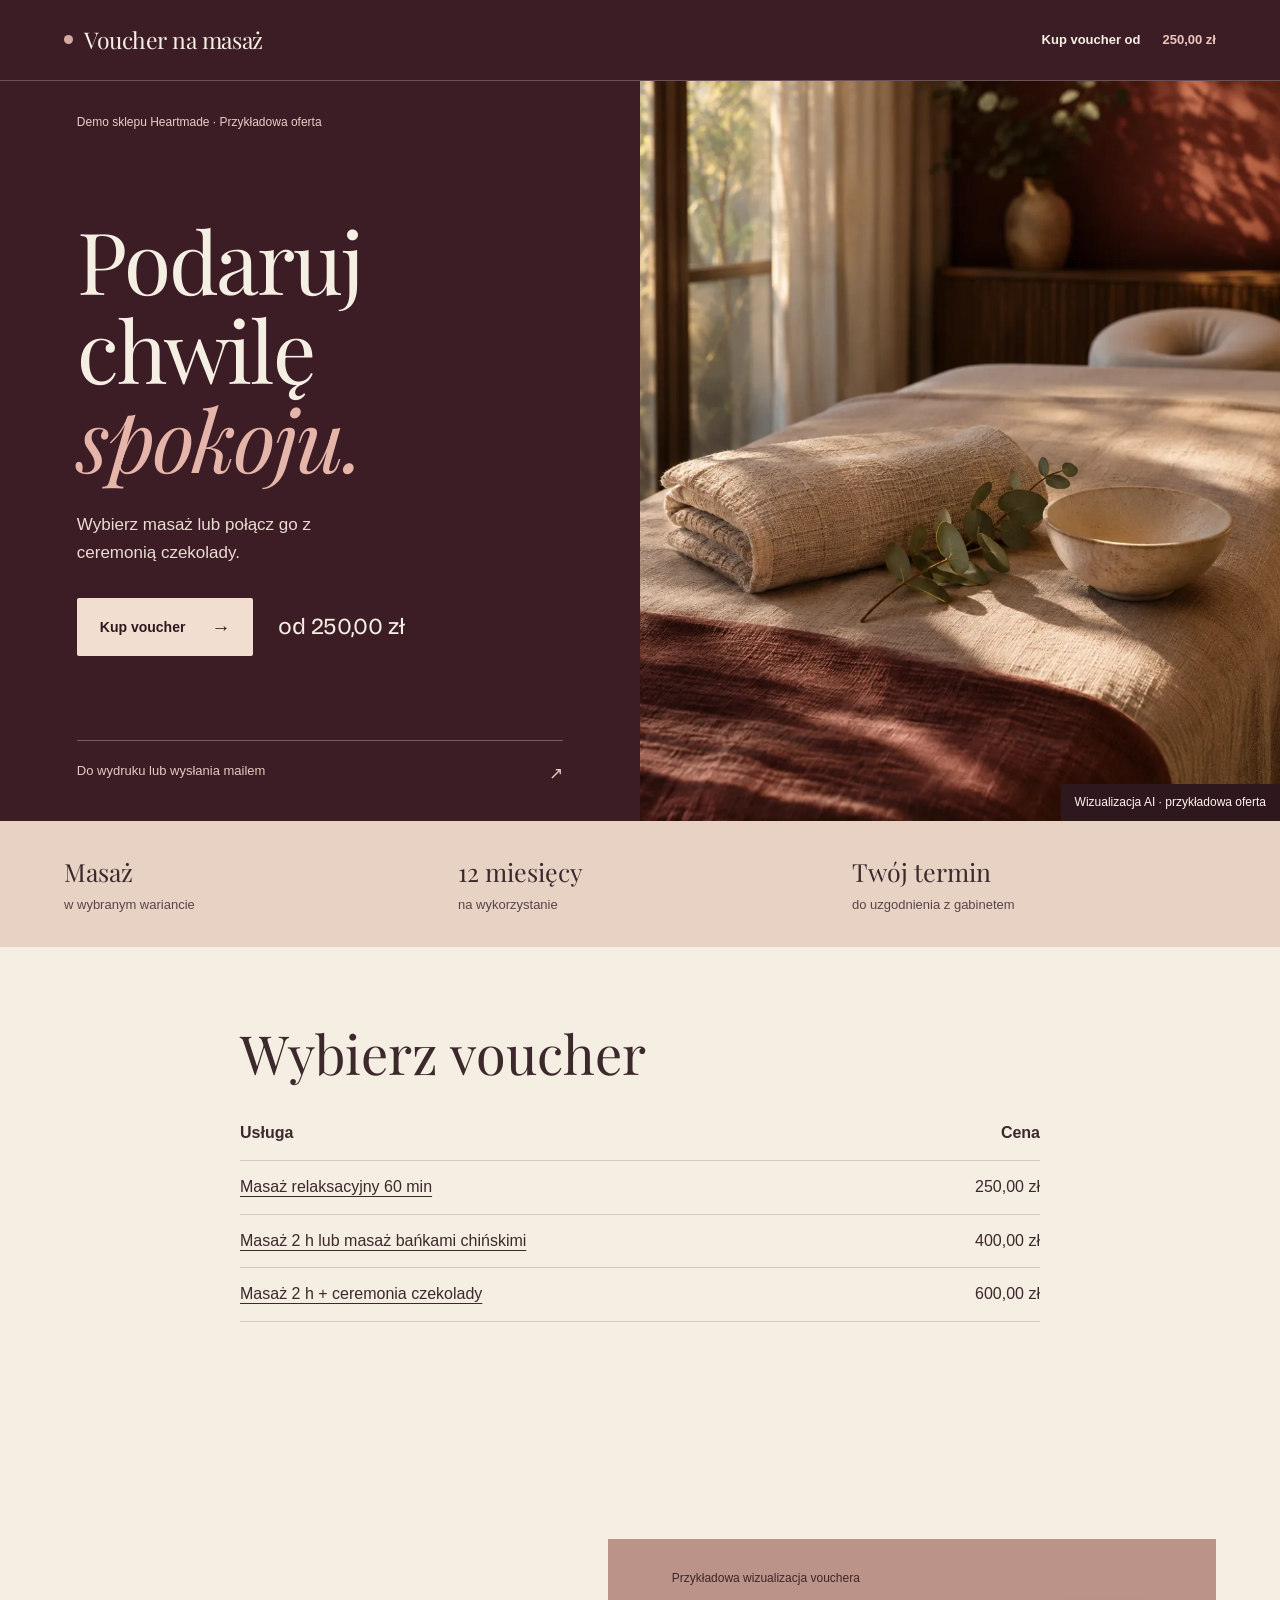
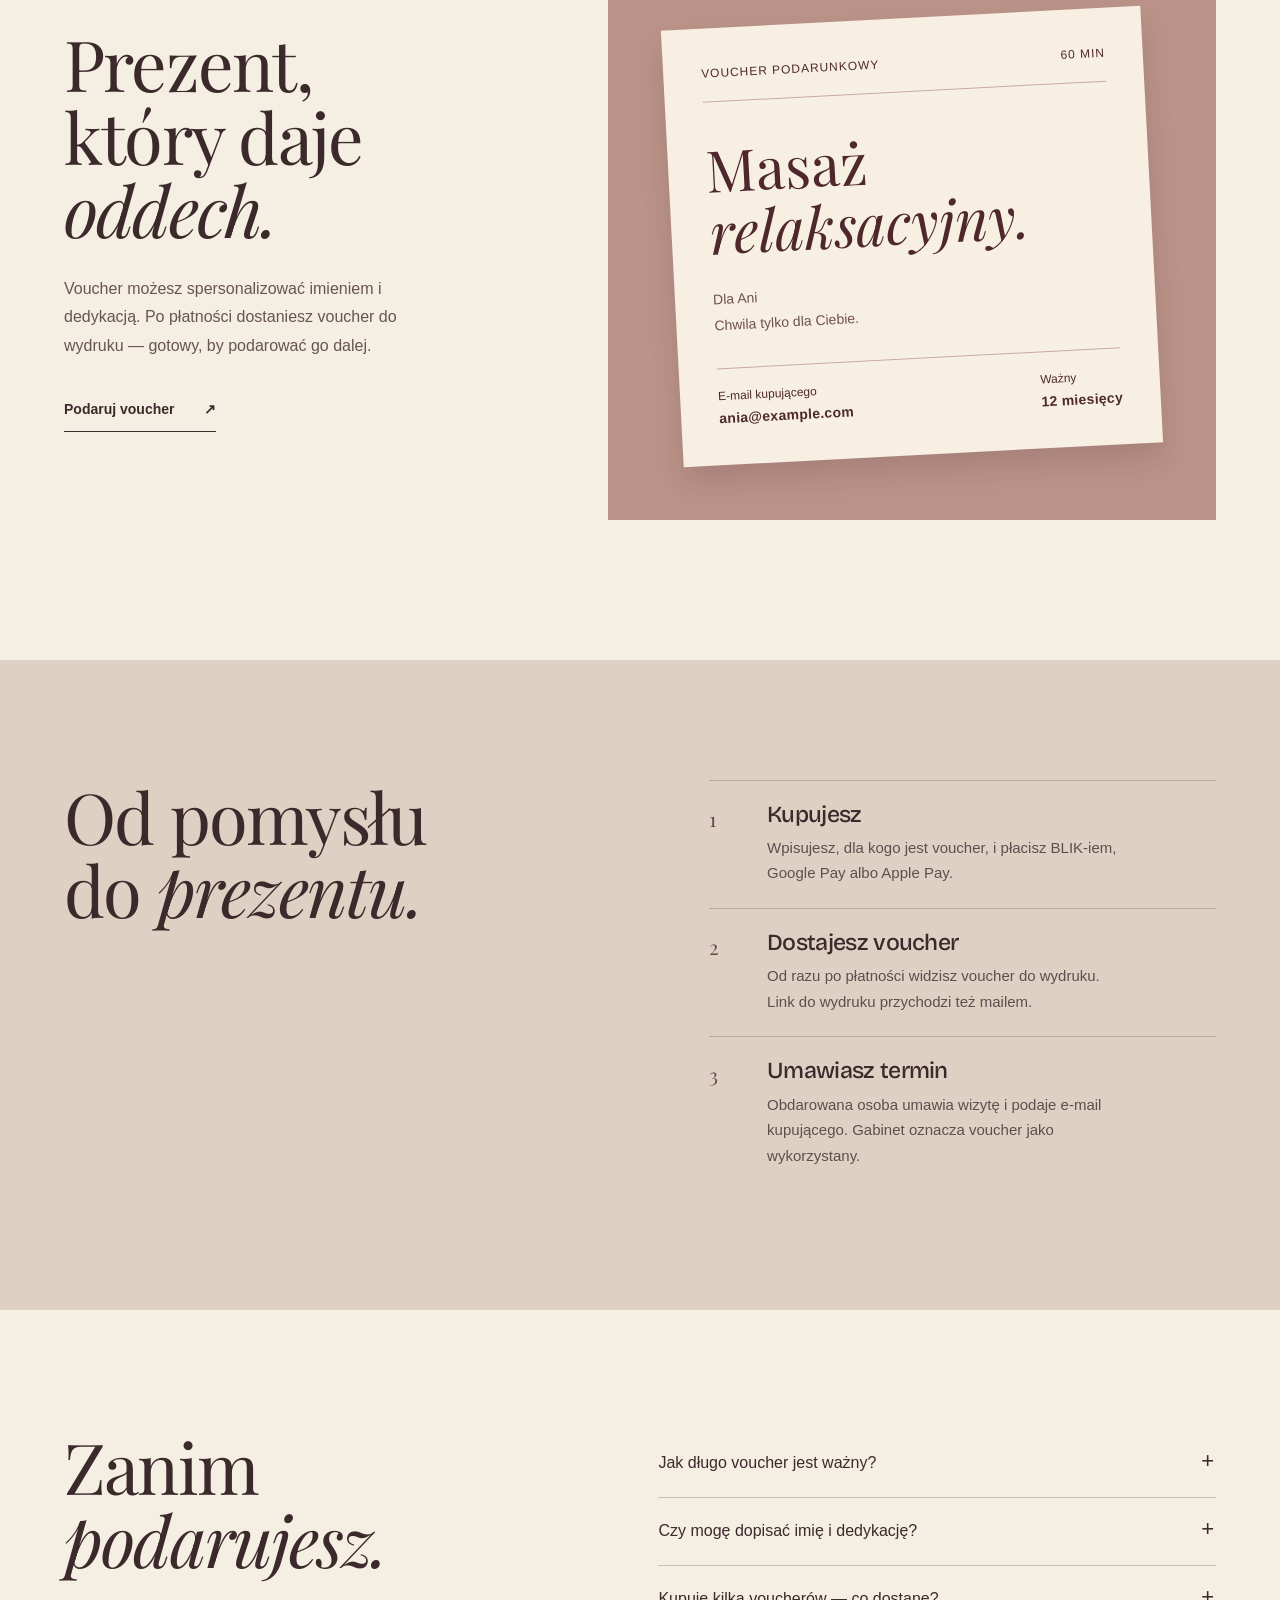
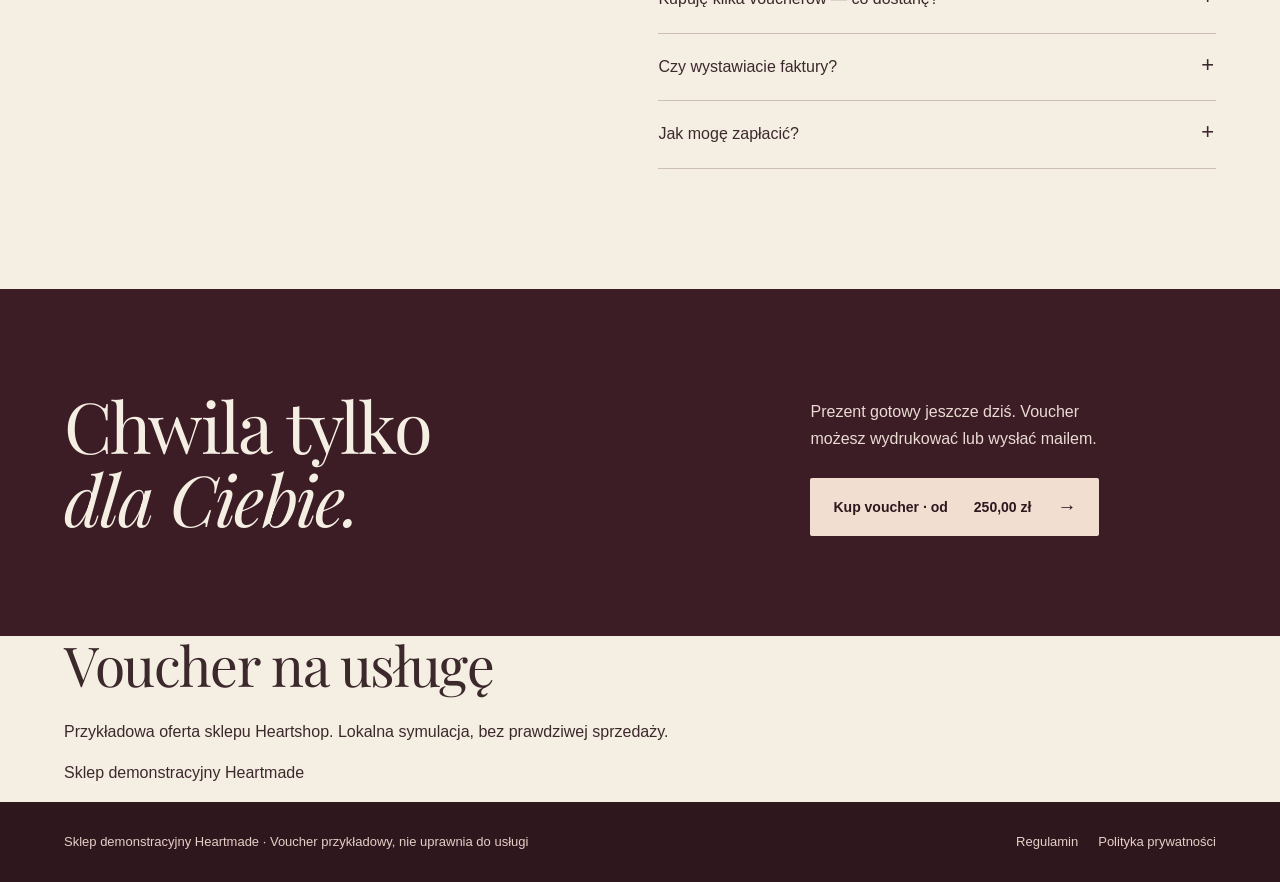
<file: public/heartshop/index.html>
<!doctype html>
<html lang="pl" data-offer="masaz-60">
<head>
<meta charset="utf-8">
<meta name="viewport" content="width=device-width, initial-scale=1">
<title>Voucher na usługę — Sklep demonstracyjny Heartmade</title>
<meta name="description" content="Przykładowa oferta sklepu Heartshop. Lokalna symulacja, bez prawdziwej sprzedaży.">
<meta name="robots" content="noindex, nofollow">
<link rel="stylesheet" href="assets/shop.css?v=10">
<link rel="stylesheet" href="assets/voucher-landing.css?v=3">
<!-- BEGIN STOREFRONT METADATA -->

<!-- END STOREFRONT METADATA -->
</head>
<body class="voucher-landing">
<div class="demo-banner" id="demo-banner" hidden>Sklep demonstracyjny — płatności w trybie testowym.</div>
<header class="site-header voucher-header on-night">
  <div class="wrap">
    <a class="brand" href="./">Voucher na masaż</a>
    <div class="header-end"><a class="badge" data-buy href="zamowienie.html">Kup voucher od <span data-price>250,00 zł</span></a></div>
  </div>
</header>
<main>
  <section class="gift-hero">
    <div class="gift-intro">
      <p class="gift-demo">Demo sklepu Heartmade · Przykładowa oferta</p>
      <div class="gift-intro-main">
        <h1>Podaruj<br>chwilę <em>spokoju.</em></h1>
        <p class="gift-lead">Wybierz masaż lub połącz go z ceremonią czekolady.</p>
        <div class="gift-purchase" data-buy>
          <a class="btn" href="zamowienie.html">Kup voucher</a>
          <span class="price">od <span data-price>250,00 zł</span></span>
        </div>
      </div>
      <p class="gift-intro-note">Do wydruku lub wysłania mailem <span aria-hidden="true">↗</span></p>
    </div>
    <figure class="gift-photo">
      <img src="assets/voucher-massage.webp" alt="Przykładowe wnętrze gabinetu masażu" width="1000" height="1500" fetchpriority="high">
      <figcaption>Wizualizacja AI · przykładowa oferta</figcaption>
    </figure>
  </section>
  <section class="gift-essentials" aria-label="Informacje o voucherze">
    <div class="wrap gift-essentials-inner">
      <p><strong>Masaż</strong><span>w wybranym wariancie</span></p>
      <p><strong>12 miesięcy</strong><span>na wykorzystanie</span></p>
      <p><strong>Twój termin</strong><span>do uzgodnienia z gabinetem</span></p>
    </div>
  </section>
  <!-- BEGIN VOUCHER PRICES -->
<section class="voucher-pricing wrap"><table><caption>Wybierz voucher</caption><thead><tr><th scope="col">Usługa</th><th scope="col">Cena</th></tr></thead><tbody><tr><td><a href="zamowienie.html?offer=masaz-60">Masaż relaksacyjny 60 min</a></td><td data-offer-price="masaz-60">250,00 zł</td></tr>
<tr><td><a href="zamowienie.html?offer=masaz-120">Masaż 2 h lub masaż bańkami chińskimi</a></td><td data-offer-price="masaz-120">400,00 zł</td></tr>
<tr><td><a href="zamowienie.html?offer=masaz-czekolada">Masaż 2 h + ceremonia czekolady</a></td><td data-offer-price="masaz-czekolada">600,00 zł</td></tr></tbody></table></section>
<!-- END VOUCHER PRICES -->
<section class="gift-story">
    <div class="wrap gift-story-grid">
      <div class="gift-story-copy">
        <h2>Prezent, który daje <em>oddech.</em></h2>
        <p>Voucher możesz spersonalizować imieniem i dedykacją. Po płatności dostaniesz voucher do wydruku — gotowy, by podarować go dalej.</p>
        <a class="gift-link" data-buy href="zamowienie.html">Podaruj voucher <span aria-hidden="true">↗</span></a>
      </div>
      <div class="gift-preview">
        <span class="gift-preview-caption">Przykładowa wizualizacja vouchera</span>
        <div class="gift-ticket" aria-label="Przykładowy wygląd vouchera">
          <div class="ticket-top"><span>Voucher podarunkowy</span><span>60 min</span></div>
          <div class="ticket-main"><span>Masaż<br><em>relaksacyjny.</em></span></div>
          <div class="ticket-dedication"><span>Dla Ani</span><span>Chwila tylko dla Ciebie.</span></div>
          <div class="ticket-bottom"><span>E-mail kupującego<br><strong>ania@example.com</strong></span><span>Ważny<br><strong>12 miesięcy</strong></span></div>
        </div>
      </div>
    </div>
  </section>
  <section class="gift-steps">
    <div class="wrap gift-steps-grid">
      <h2>Od pomysłu<br>do <em>prezentu.</em></h2>
      <div class="gift-step-list">
        <div><span class="step-number">1</span><div><h3>Kupujesz</h3><p>Wpisujesz, dla kogo jest voucher, i płacisz BLIK-iem, Google Pay albo Apple Pay.</p></div></div>
        <div><span class="step-number">2</span><div><h3>Dostajesz voucher</h3><p>Od razu po płatności widzisz voucher do wydruku. Link do wydruku przychodzi też mailem.</p></div></div>
        <div><span class="step-number">3</span><div><h3>Umawiasz termin</h3><p>Obdarowana osoba umawia wizytę i podaje e-mail kupującego. Gabinet oznacza voucher jako wykorzystany.</p></div></div>
      </div>
    </div>
  </section>
  <section class="gift-faq-section">
    <div class="wrap faq">
      <h2>Zanim<br><em>podarujesz.</em></h2>
      <div>
        <details><summary>Jak długo voucher jest ważny?</summary><p>12 miesięcy od dnia zakupu. Dokładna data ważności jest na voucherze i w mailu.</p></details>
        <details><summary>Czy mogę dopisać imię i dedykację?</summary><p>Tak. W zamówieniu wpiszesz, dla kogo jest voucher, i krótką dedykację. Obie rzeczy pojawią się na voucherze do wydruku.</p></details>
        <details><summary>Kupuję kilka voucherów — co dostanę?</summary><p>Każdy voucher można wykorzystać osobno i ma własny numer. Przy rezerwacji każda obdarowana osoba podaje ten sam adres e-mail kupującego.</p></details>
        <details><summary>Czy wystawiacie faktury?</summary><p><!-- BEGIN INVOICE REQUEST -->
Faktura na żądanie: odpowiedz na wiadomość z potwierdzeniem zamówienia i podaj numer zamówienia. Sprzedawca uzgodni z Tobą dane i ręcznie wystawi fakturę poza sklepem. To przykładowa instrukcja do zatwierdzenia przez sprzedawcę.
<!-- END INVOICE REQUEST --></p></details>
        <details><summary>Jak mogę zapłacić?</summary><p>BLIK-iem, Google Pay albo Apple Pay. Płatności obsługuje Paymove.</p></details>
      </div>
    </div>
  </section>
  <section class="gift-close">
    <div class="wrap gift-close-inner">
      <h2>Chwila tylko<br><em>dla Ciebie.</em></h2>
      <div><p>Prezent gotowy jeszcze dziś. Voucher możesz wydrukować lub wysłać mailem.</p><a class="btn" data-buy href="zamowienie.html">Kup voucher · od <span data-price>250,00 zł</span></a></div>
    </div>
  </section>
<!-- BEGIN STOREFRONT FACTS -->
<section class="wrap" aria-label="Oferta i sprzedawca"><h2>Voucher na usługę</h2><p>Przykładowa oferta sklepu Heartshop. Lokalna symulacja, bez prawdziwej sprzedaży.</p><p>Sklep demonstracyjny Heartmade</p></section>
<!-- END STOREFRONT FACTS -->
</main>
<footer class="site-footer">
  <div class="wrap"><span>Sklep demonstracyjny Heartmade · Voucher przykładowy, nie uprawnia do usługi</span><nav><a href="regulamin.html">Regulamin</a><a href="polityka-prywatnosci.html">Polityka prywatności</a></nav></div>
</footer>
<script src="assets/i18n.js?v=13"></script>
<script src="assets/landing.js?v=9"></script>
</body>
</html>
</file>
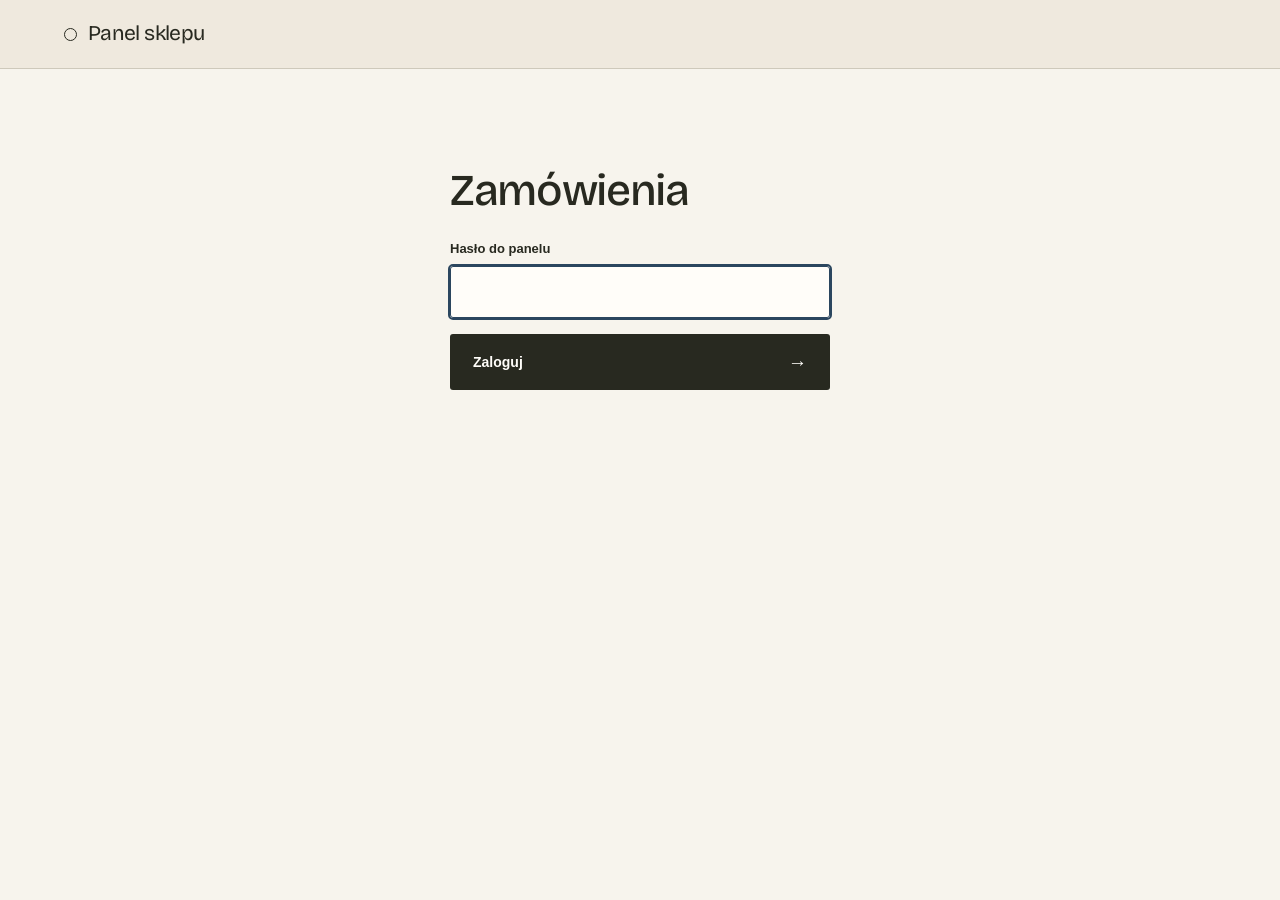
<file: public/heartshop/panel/index.html>
<!doctype html>
<html lang="pl">
<head>
<meta charset="utf-8">
<meta name="viewport" content="width=device-width, initial-scale=1">
<title>Zamówienia — panel sklepu</title>
<meta name="robots" content="noindex, nofollow">
<link rel="stylesheet" href="../assets/shop.css?v=10">
<link rel="stylesheet" href="../assets/panel.css?v=2">
</head>
<body class="panel">
<div class="demo-banner" id="demo-banner" hidden>Tryb testowy — zamówienia z sandboxa, bez prawdziwych płatności.</div>

<header class="site-header">
  <div class="wrap">
    <span class="brand" id="shop-name">Panel sklepu</span>
    <div class="header-end" id="session-actions" hidden>
      <a class="btn btn-ghost btn-sm" href="../api/panel.php?action=export" id="export">Pobierz CSV</a>
      <button type="button" class="btn btn-ghost btn-sm" id="logout">Wyloguj</button>
    </div>
  </div>
</header>

<main class="wrap panel-main">
  <section id="login" class="login" hidden>
    <h1>Zamówienia</h1>
    <form id="login-form" class="login-form" novalidate>
      <div class="field">
        <label for="password">Hasło do panelu</label>
        <input id="password" type="password" autocomplete="current-password" required>
      </div>
      <div class="form-alert" id="login-alert" role="alert" hidden></div>
      <button class="btn btn-block" type="submit" id="login-button">Zaloguj</button>
    </form>
  </section>

  <section id="app" hidden>
    <form class="redeem" id="redeem-form" novalidate>
      <div class="field">
        <label for="redeem-code">E-mail kupującego</label>
        <div class="redeem-row">
          <input id="redeem-code" autocomplete="off" type="email" autocapitalize="none" spellcheck="false" placeholder="np. ania@example.com" maxlength="254">
          <button class="btn btn-sm" type="submit">Znajdź vouchery</button>
        </div>
      </div>
    </form>
    <div class="redeem-result" id="redeem-result" role="status" hidden></div>

    <div class="filters">
      <div class="views" role="group" aria-label="Które zamówienia" id="views"></div>
      <div class="filter-row">
        <input type="search" id="search" placeholder="Szukaj: nazwisko, e-mail, numer, kod" aria-label="Szukaj">
        <select id="type" aria-label="Rodzaj">
          <option value="">Wszystko</option>

          <option value="voucher">Vouchery</option>
        </select>
        <select id="sort" aria-label="Kolejność">
          <option value="new">Najnowsze</option>
          <option value="old">Najstarsze</option>
          <option value="amount">Największa kwota</option>
        </select>
      </div>
    </div>

    <div class="form-alert" id="app-alert" role="alert" hidden></div>
    <p class="muted empty" id="empty" hidden>Nic tu nie ma.</p>
    <div class="orders" id="orders"></div>
  </section>
</main>
<script src="../assets/panel.js?v=4"></script>
</body>
</html>
</file>
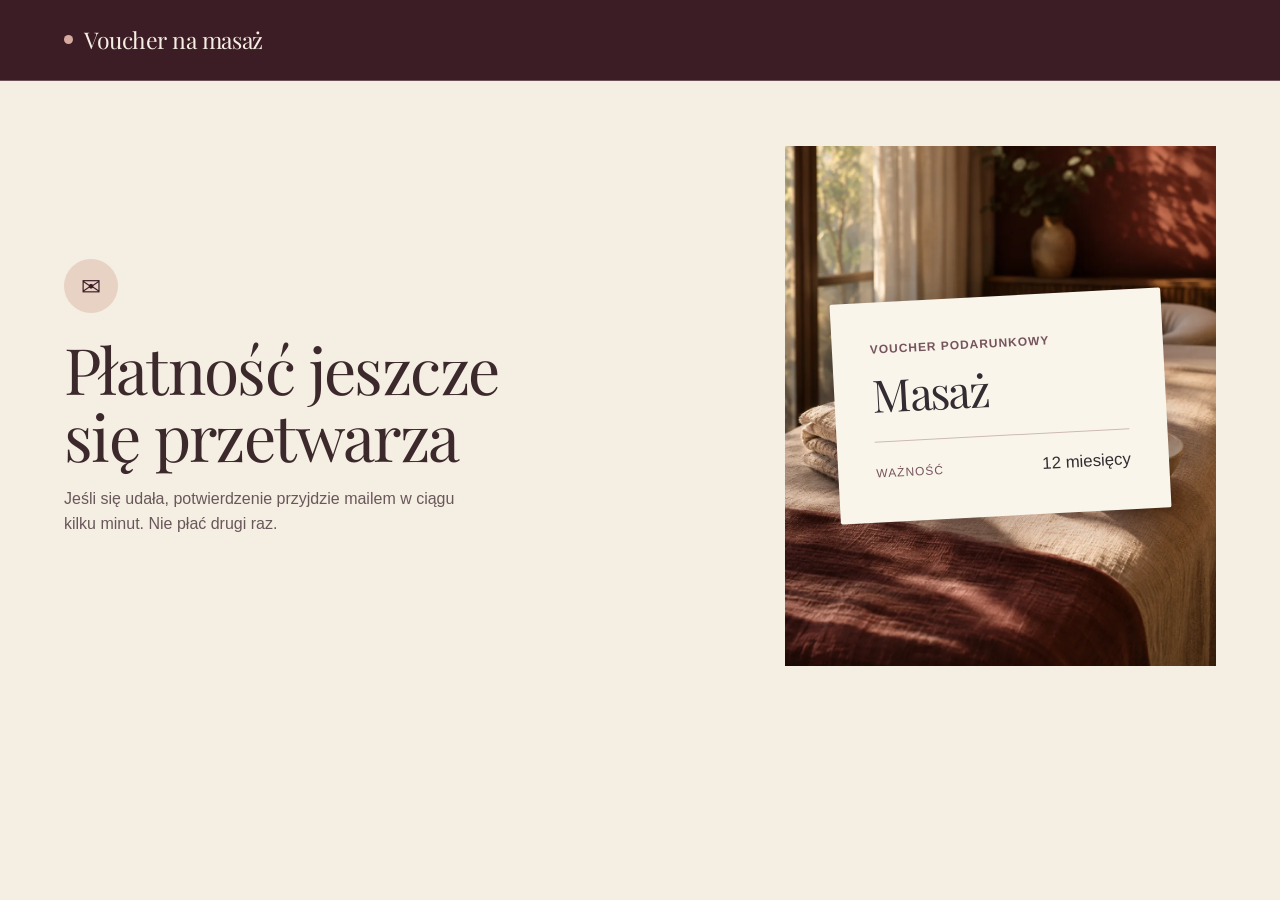
<file: public/heartshop/dziekujemy.html>
<!doctype html>
<html lang="pl" data-offer="masaz-60">
<head>
<meta charset="utf-8">
<meta name="viewport" content="width=device-width, initial-scale=1">
<title>Dziękujemy — Voucher na masaż</title>
<meta name="robots" content="noindex, nofollow">
<link rel="stylesheet" href="assets/shop.css?v=10">
<link rel="stylesheet" href="assets/voucher-landing.css?v=1">
<link rel="stylesheet" href="assets/voucher-flow.css?v=2">
</head>
<body class="voucher-landing voucher-flow">
<header class="voucher-header site-header">
  <div class="wrap"><a class="brand" href="./">Voucher na masaż</a></div>
</header>
<main class="wrap thanks">
  <div aria-live="polite">
    <div class="badge-mark wait" id="badge"><span class="spinner"></span></div>
    <h1 id="title">Sprawdzamy płatność…</h1>
    <p class="lead" id="text">To zwykle trwa kilka sekund.</p>
    <p><a class="btn" href="./" id="action">Wróć do sklepu</a></p>
  </div>
  <div class="voucher-visual thanks-visual" aria-hidden="true">
    <div class="voucher-card">
      <span class="v-kind">Voucher podarunkowy</span>
      <span class="v-product" id="voucher-product">Masaż</span>
      <span class="v-code-row"><span class="v-code-label">Ważność</span><span class="v-code">12 miesięcy</span></span>
    </div>
  </div>
</main>
<script src="assets/i18n.js?v=16"></script>
<script src="assets/attempt.js?v=6"></script>
<script src="assets/thanks.js?v=25"></script>
</body>
</html>
</file>
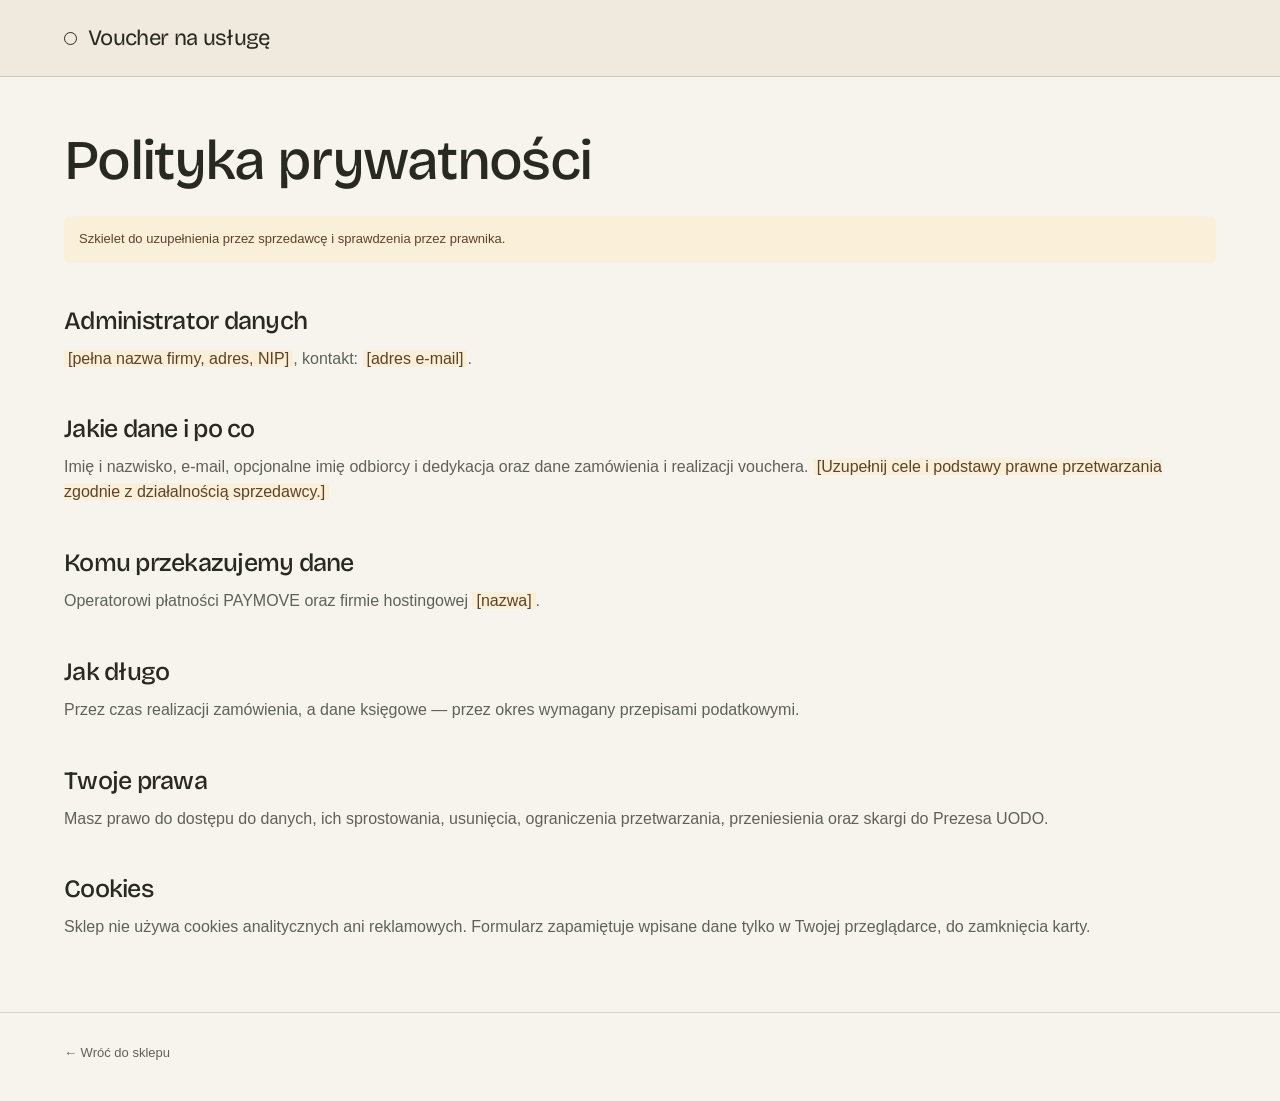
<file: public/heartshop/polityka-prywatnosci.html>
<!doctype html>
<html lang="pl">
<head>
<meta charset="utf-8">
<meta name="viewport" content="width=device-width, initial-scale=1">
<title>Polityka prywatności — Voucher na usługę</title>
<meta name="robots" content="noindex, nofollow">
<link rel="stylesheet" href="assets/shop.css?v=10">
</head>
<body>
<header class="site-header"><div class="wrap"><a class="brand" href="./">Voucher na usługę</a></div></header>
<main class="wrap narrow legal">
  <h1>Polityka prywatności</h1>
  <p class="form-alert info">Szkielet do uzupełnienia przez sprzedawcę i sprawdzenia przez prawnika.</p>

  <h2>Administrator danych</h2>
  <p><span class="placeholder">[pełna nazwa firmy, adres, NIP]</span>, kontakt: <span class="placeholder">[adres e-mail]</span>.</p>

  <h2>Jakie dane i po co</h2>
  <p>Imię i nazwisko, e-mail, opcjonalne imię odbiorcy i dedykacja oraz dane zamówienia i realizacji vouchera. <span class="placeholder">[Uzupełnij cele i podstawy prawne przetwarzania zgodnie z działalnością sprzedawcy.]</span></p>

  <h2>Komu przekazujemy dane</h2>
  <p>Operatorowi płatności PAYMOVE oraz firmie hostingowej <span class="placeholder">[nazwa]</span>.</p>

  <h2>Jak długo</h2>
  <p>Przez czas realizacji zamówienia, a dane księgowe — przez okres wymagany przepisami podatkowymi.</p>

  <h2>Twoje prawa</h2>
  <p>Masz prawo do dostępu do danych, ich sprostowania, usunięcia, ograniczenia przetwarzania, przeniesienia oraz skargi do Prezesa UODO.</p>

  <h2>Cookies</h2>
  <p>Sklep nie używa cookies analitycznych ani reklamowych. Formularz zapamiętuje wpisane dane tylko w Twojej przeglądarce, do zamknięcia karty.</p>
</main>
<footer class="site-footer"><div class="wrap"><a href="./">← Wróć do sklepu</a></div></footer>
</body>
</html>
</file>
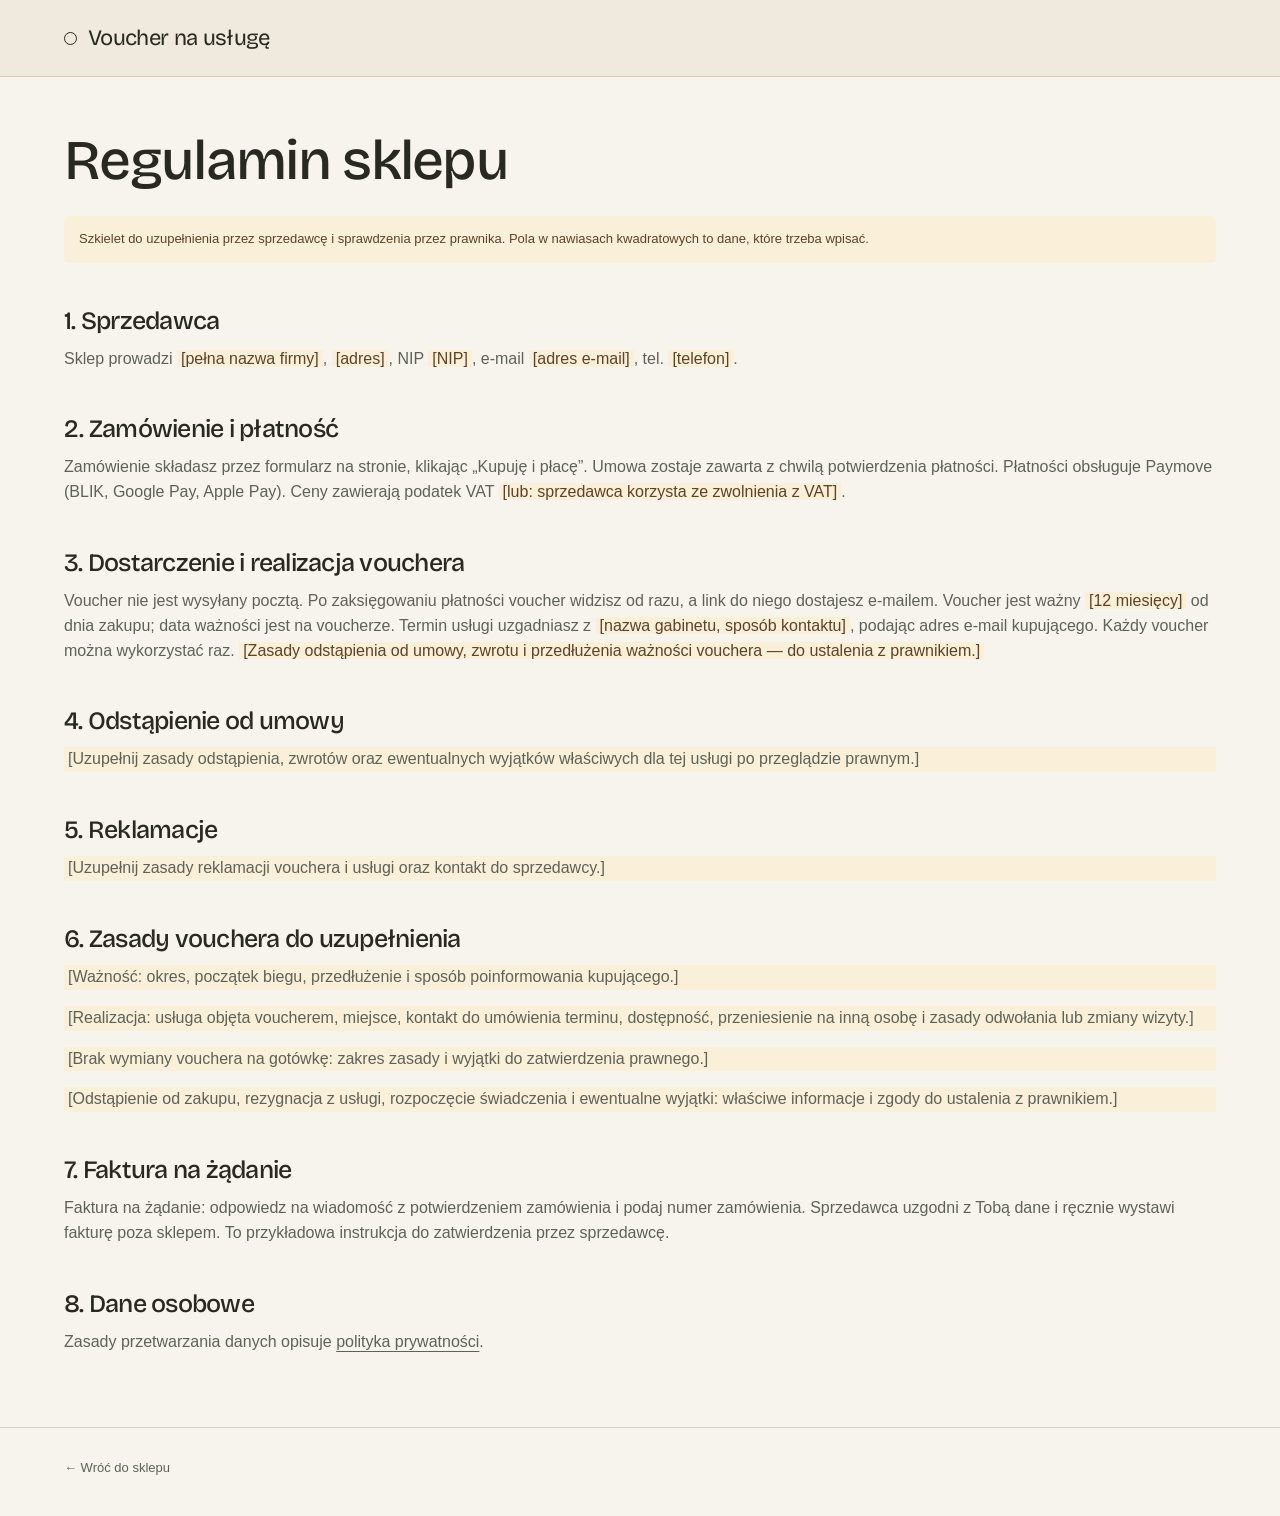
<file: public/heartshop/regulamin.html>
<!doctype html>
<html lang="pl">
<head>
<meta charset="utf-8">
<meta name="viewport" content="width=device-width, initial-scale=1">
<title>Regulamin — Voucher na usługę</title>
<meta name="robots" content="noindex, nofollow">
<link rel="stylesheet" href="assets/shop.css?v=10">
</head>
<body>
<header class="site-header"><div class="wrap"><a class="brand" href="./">Voucher na usługę</a></div></header>
<main class="wrap narrow legal">
  <h1>Regulamin sklepu</h1>
  <p class="form-alert info">Szkielet do uzupełnienia przez sprzedawcę i sprawdzenia przez prawnika. Pola w nawiasach kwadratowych to dane, które trzeba wpisać.</p>

  <h2>1. Sprzedawca</h2>
  <p>Sklep prowadzi <span class="placeholder">[pełna nazwa firmy]</span>, <span class="placeholder">[adres]</span>, NIP <span class="placeholder">[NIP]</span>, e-mail <span class="placeholder">[adres e-mail]</span>, tel. <span class="placeholder">[telefon]</span>.</p>

  <h2>2. Zamówienie i płatność</h2>
  <p>Zamówienie składasz przez formularz na stronie, klikając „Kupuję i płacę”. Umowa zostaje zawarta z chwilą potwierdzenia płatności. Płatności obsługuje Paymove (BLIK, Google Pay, Apple Pay). Ceny zawierają podatek VAT <span class="placeholder">[lub: sprzedawca korzysta ze zwolnienia z VAT]</span>.</p>

  <h2>3. Dostarczenie i realizacja vouchera</h2>
  <p>Voucher nie jest wysyłany pocztą. Po zaksięgowaniu płatności voucher widzisz od razu, a link do niego dostajesz e-mailem. Voucher jest ważny <span class="placeholder">[12 miesięcy]</span> od dnia zakupu; data ważności jest na voucherze. Termin usługi uzgadniasz z <span class="placeholder">[nazwa gabinetu, sposób kontaktu]</span>, podając adres e-mail kupującego. Każdy voucher można wykorzystać raz. <span class="placeholder">[Zasady odstąpienia od umowy, zwrotu i przedłużenia ważności vouchera — do ustalenia z prawnikiem.]</span></p>

  <h2>4. Odstąpienie od umowy</h2>
  <p class="placeholder">[Uzupełnij zasady odstąpienia, zwrotów oraz ewentualnych wyjątków właściwych dla tej usługi po przeglądzie prawnym.]</p>

  <h2>5. Reklamacje</h2>
  <p class="placeholder">[Uzupełnij zasady reklamacji vouchera i usługi oraz kontakt do sprzedawcy.]</p>

  <!-- Seller + legal adviser: keep validity consistent with offers.valid_months.
       The code counts calendar months from payment, through the end of that day in Europe/Warsaw.
       Review month-end behaviour, extensions and the actual service before approving the text. -->
  <h2>6. Zasady vouchera do uzupełnienia</h2>
  <p class="placeholder">[Ważność: okres, początek biegu, przedłużenie i sposób poinformowania kupującego.]</p>
  <p class="placeholder">[Realizacja: usługa objęta voucherem, miejsce, kontakt do umówienia terminu, dostępność, przeniesienie na inną osobę i zasady odwołania lub zmiany wizyty.]</p>
  <!-- Do not treat non-exchangeability as excluding statutory rights or refunds.
       Ask a legal adviser to distinguish the voucher purchase from performance of the service. -->
  <p class="placeholder">[Brak wymiany vouchera na gotówkę: zakres zasady i wyjątki do zatwierdzenia prawnego.]</p>
  <p class="placeholder">[Odstąpienie od zakupu, rezygnacja z usługi, rozpoczęcie świadczenia i ewentualne wyjątki: właściwe informacje i zgody do ustalenia z prawnikiem.]</p>
  <h2>7. Faktura na żądanie</h2>
  <!-- Configure invoice_request_text in api/config.php and rebuild. No invoice is generated by this code. -->
  <p><!-- BEGIN INVOICE REQUEST -->
Faktura na żądanie: odpowiedz na wiadomość z potwierdzeniem zamówienia i podaj numer zamówienia. Sprzedawca uzgodni z Tobą dane i ręcznie wystawi fakturę poza sklepem. To przykładowa instrukcja do zatwierdzenia przez sprzedawcę.
<!-- END INVOICE REQUEST --></p>
  <h2>8. Dane osobowe</h2>
  <p>Zasady przetwarzania danych opisuje <a href="polityka-prywatnosci.html">polityka prywatności</a>.</p>
</main>
<footer class="site-footer"><div class="wrap"><a href="./">← Wróć do sklepu</a></div></footer>
</body>
</html>
</file>
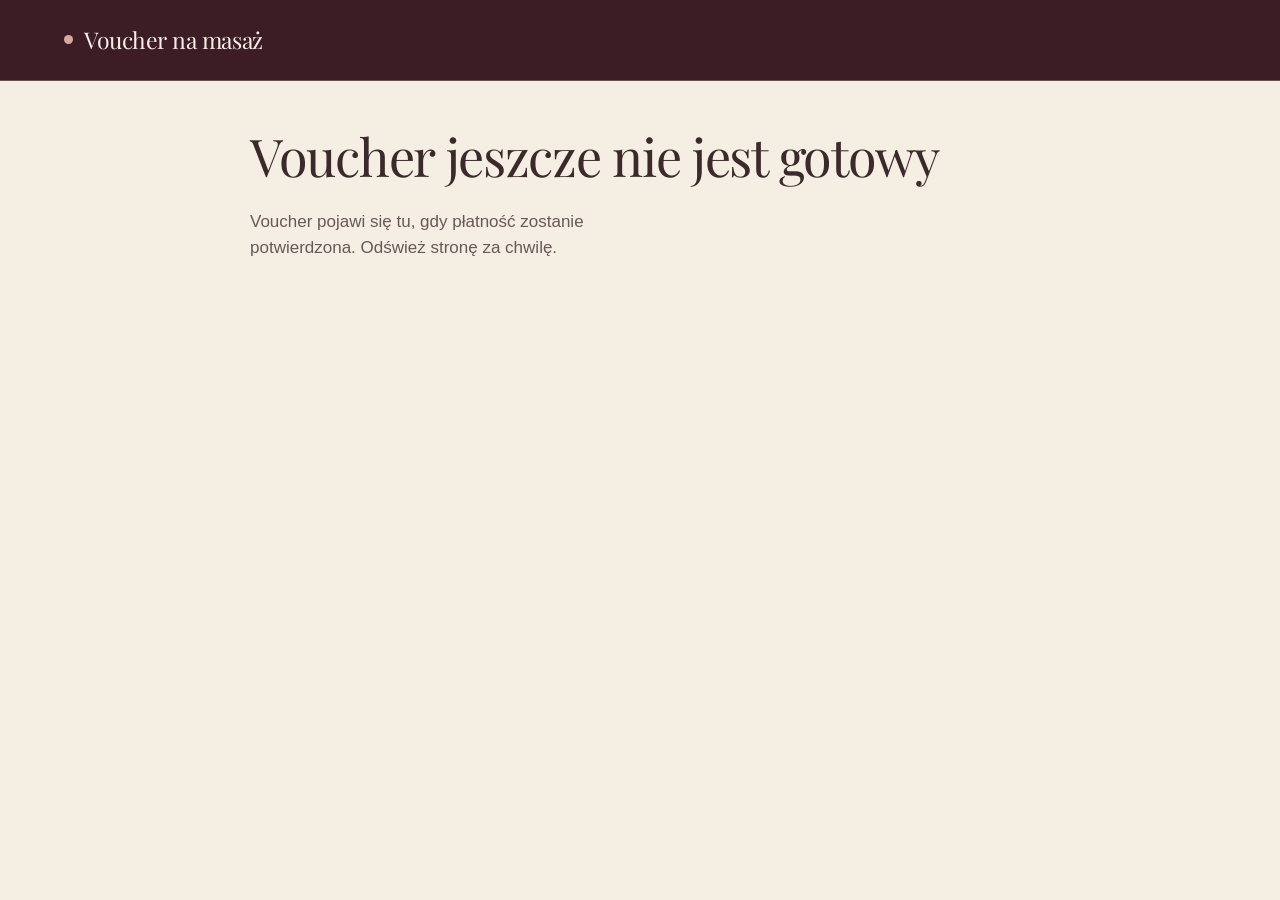
<file: public/heartshop/twoj-voucher.html>
<!doctype html>
<html lang="pl" data-offer="masaz-60">
<head>
<meta charset="utf-8">
<meta name="viewport" content="width=device-width, initial-scale=1">
<title>Twój voucher — Voucher na masaż</title>
<meta name="robots" content="noindex, nofollow">
<link rel="stylesheet" href="assets/shop.css?v=10">
<link rel="stylesheet" href="assets/voucher-landing.css?v=1">
<link rel="stylesheet" href="assets/voucher-flow.css?v=6">
<link rel="stylesheet" href="assets/voucher-print.css?v=8">
</head>
<body class="voucher-landing voucher-flow voucher-page">
<header class="voucher-header site-header no-print">
  <div class="wrap"><a class="brand" href="./">Voucher na masaż</a><div class="header-end"><button type="button" class="btn btn-sm" id="download" hidden>Pobierz PDF</button><button type="button" class="btn btn-sm" id="print" hidden>Drukuj</button></div></div>
</header>
<main class="wrap narrow print-sheet">
  <p class="no-print" id="download-error" role="alert" hidden>Nie udało się pobrać PDF. Spróbuj ponownie lub wybierz „Drukuj”.</p>
  <div class="vouchers" id="vouchers" aria-live="polite"><p class="muted">Wczytuję voucher…</p></div>
  <div class="thanks-wait" id="wait" hidden>
    <h1 id="wait-title"></h1>
    <p class="lead muted" id="wait-text"></p>
  </div>
</main>
<div id="print-pages" aria-hidden="true"></div>
<template id="voucher-template">
  <article class="gift-pair">
    <section class="gift-face gift-front" aria-label="Pierwsza strona">
      <p class="voucher-demo" hidden>Płatność testowa — voucher nie uprawnia do usługi</p>
      <h1>Voucher</h1>
      <p class="gift-for"></p>
      <p class="gift-message"></p>
    </section>
    <section class="gift-face gift-back" aria-label="Druga strona">
      <div class="service-cover">
        <h2></h2>
        <img src="assets/voucher-massage.webp" alt="" width="1000" height="1500">
      </div>
      <div class="booking-details">
        <dl>
          <div><dt>E-mail kupującego:</dt> <dd class="booking-email"></dd></div>
          <div><dt>Telefon kontaktowy:</dt> <dd>+48 600 000 000</dd></div>
          <div><dt>Adres:</dt> <dd>ul. Masażowa 12, 00-567 Warszawa</dd></div>
          <div><dt>Ważny do:</dt> <dd class="booking-expiry"></dd></div>
          <div><dt>Wartość vouchera:</dt> <dd class="booking-price"></dd></div>
        </dl>
        <p class="booking-note">Zapraszam do kontaktu telefonicznego, żeby umówić dogodny termin.<br>Więcej informacji na stronie <span class="booking-link">piekne-masaze.pl</span></p>
        <small class="voucher-number">Nr vouchera: <span class="booking-code"></span></small>
        <small class="gift-status"></small>
      </div>
    </section>
  </article>
</template>
<script src="assets/i18n.js?v=17"></script>
<script src="assets/voucher.js?v=29"></script>
</body>
</html>
</file>
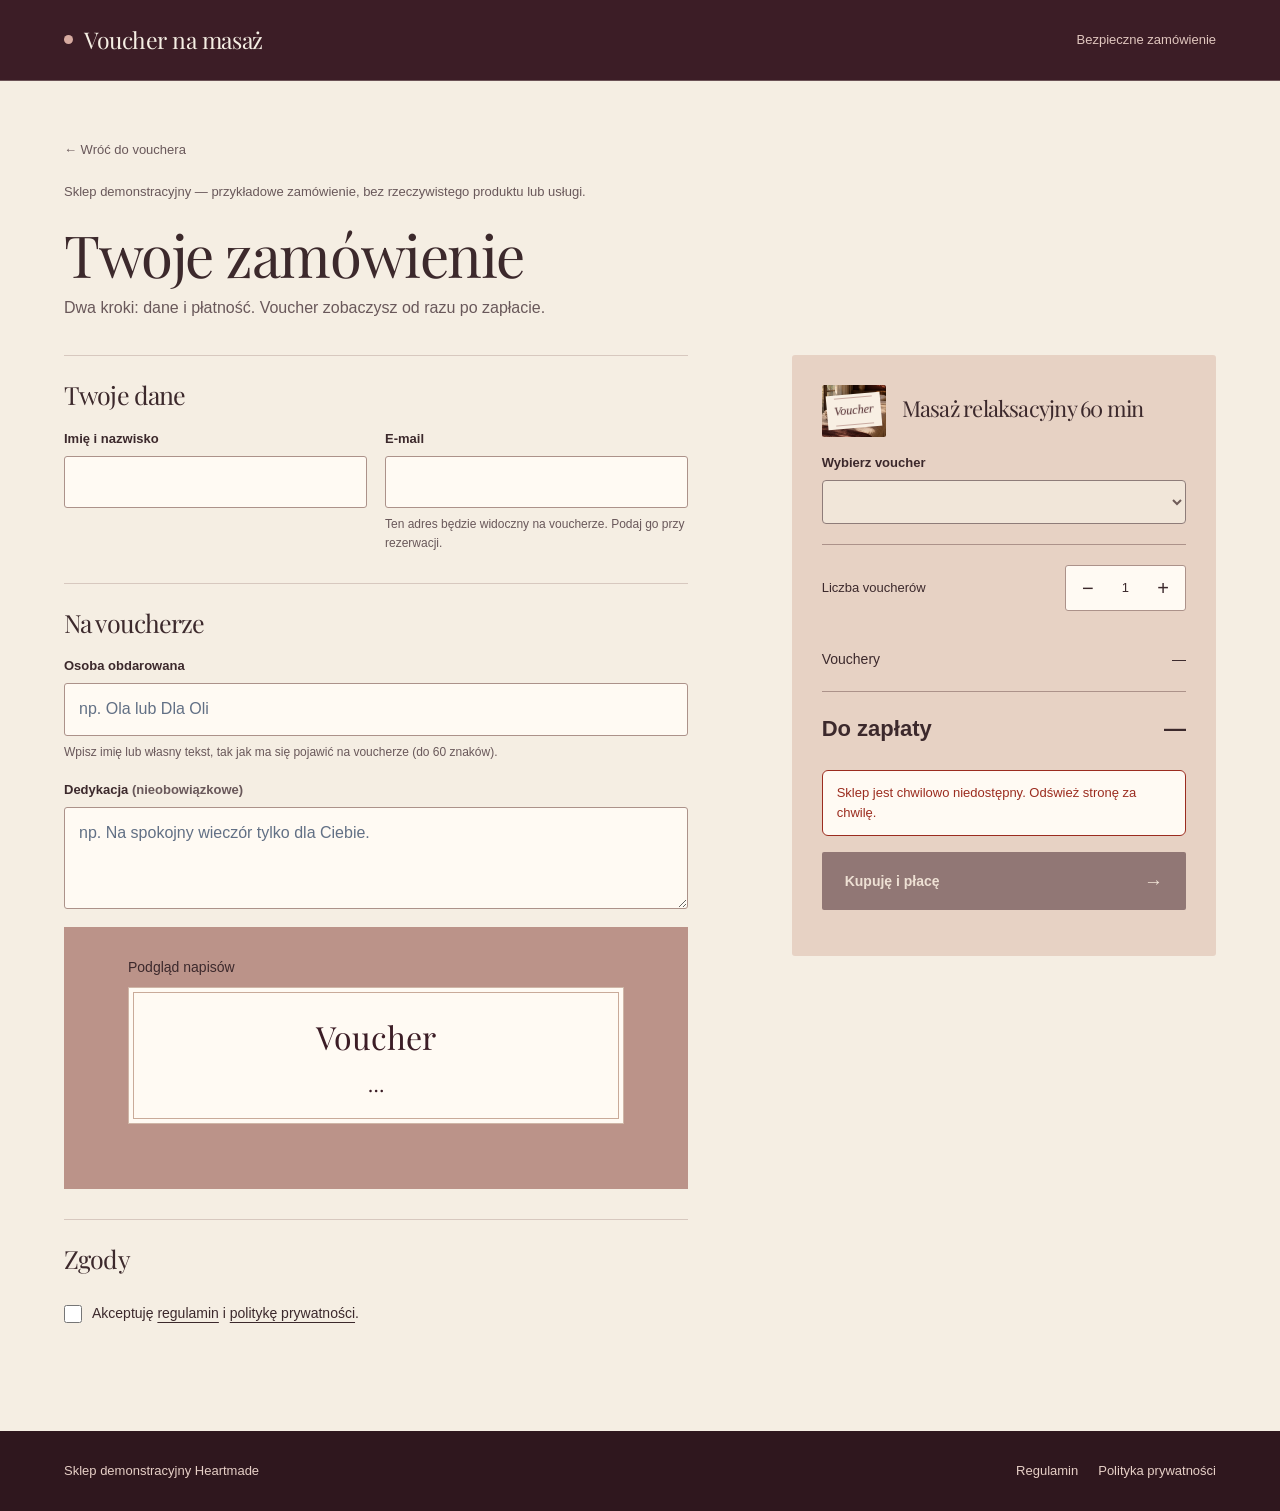
<file: public/heartshop/zamowienie.html>
<!doctype html>
<html lang="pl" data-offer="masaz-60">
<head>
<meta charset="utf-8">
<meta name="viewport" content="width=device-width, initial-scale=1">
<title>Zamówienie — Voucher na masaż</title>
<meta name="robots" content="noindex, nofollow">
<link rel="stylesheet" href="assets/shop.css?v=11">
<link rel="stylesheet" href="assets/voucher-landing.css?v=1">
<link rel="stylesheet" href="assets/voucher-flow.css?v=8">
</head>
<body class="voucher-landing voucher-flow">
<div class="demo-banner" id="demo-banner" hidden>Tryb testowy — zapłać BLIK-iem z kodem 777123, płatność nie zostanie pobrana.</div>

<header class="voucher-header site-header">
  <div class="wrap"><a class="brand" href="./">Voucher na masaż</a><div class="header-end"><span class="badge secure">Bezpieczne zamówienie</span></div></div>
</header>

<main class="checkout">
  <div class="wrap">
    <a class="back" href="./">← Wróć do vouchera</a>
    <p class="demo-context">Sklep demonstracyjny — przykładowe zamówienie, bez rzeczywistego produktu lub usługi.</p>
    <h1>Twoje zamówienie</h1>
    <p class="muted">Dwa kroki: dane i płatność. Voucher zobaczysz od razu po zapłacie.</p>

    <div class="layout">
      <aside class="summary" aria-label="Podsumowanie zamówienia">
        <div class="sum-product">
          <div class="product-line">
            <span class="thumb voucher-thumb" aria-hidden="true"><span>Voucher</span></span>
            <div class="body">
              <div class="name" id="p-name">Masaż relaksacyjny 60 min</div>
              <div class="variant" id="p-variant"></div>
            </div>
            <div class="price-each" id="p-price"></div>
          </div>
          <div class="field voucher-choice">
            <label for="voucher-offer">Wybierz voucher</label>
            <select id="voucher-offer" aria-describedby="voucher-lock-note" disabled></select>
            <p class="hint" id="voucher-lock-note" hidden>Kliknij ponownie przycisk płatności, aby sprawdzić poprzednią próbę.</p>
          </div>
          <div class="qty-row">
            <span id="qty-label">Liczba voucherów</span>
            <div class="stepper" role="group" aria-labelledby="qty-label">
              <button type="button" id="qty-minus" aria-label="Mniej">−</button>
              <output id="qty" aria-live="polite">1</output>
              <button type="button" id="qty-plus" aria-label="Więcej">+</button>
            </div>
          </div>
        </div>

        <div class="sum-pay">
          <div class="totals">
            <div><span>Vouchery</span><span id="t-items">—</span></div>
            <div class="grand"><span>Do zapłaty</span><span id="t-total">—</span></div>
          </div>
          <div class="form-alert" id="form-alert" role="alert" hidden></div>
          <a class="pay-note" id="attempt-status" hidden>Sprawdź status poprzedniego zamówienia</a>
          <button class="btn btn-block" id="pay" type="submit" form="order">Kupuję i płacę</button>
          <div class="methods" id="methods"></div>
        </div>
      </aside>

      <form class="form" id="order" novalidate>
        <fieldset class="fieldset">
          <legend>Twoje dane</legend>
          <div class="grid grid-2">
            <div class="field" data-field="name">
              <label for="name">Imię i nazwisko</label>
              <input id="name" name="name" autocomplete="name" required>
              <div class="error"></div>
            </div>
            <div class="field" data-field="email">
              <label for="email">E-mail</label>
              <input id="email" name="email" type="email" autocomplete="email" inputmode="email" required>
              <div class="hint">Ten adres będzie widoczny na voucherze. Podaj go przy rezerwacji.</div>
              <div class="error"></div>
            </div>
          </div>
        </fieldset>

        <fieldset class="fieldset">
          <legend>Na voucherze</legend>
          <div class="grid">
            <div class="field" data-field="recipient">
              <label for="recipient">Osoba obdarowana</label>
              <input id="recipient" name="recipient" maxlength="60" autocomplete="off" required aria-describedby="recipient-hint recipient-error" placeholder="np. Ola lub Dla Oli">
              <div class="hint" id="recipient-hint">Wpisz imię lub własny tekst, tak jak ma się pojawić na voucherze (do 60 znaków).</div>
              <div class="error" id="recipient-error"></div>
            </div>
            <div class="field" data-field="dedication">
              <label for="dedication">Dedykacja <span class="muted">(nieobowiązkowe)</span></label>
              <textarea id="dedication" name="dedication" maxlength="200" rows="3" placeholder="np. Na spokojny wieczór tylko dla Ciebie."></textarea>
              <div class="error"></div>
            </div>
            <figure class="gift-preview">
              <figcaption>Podgląd napisów</figcaption>
              <div class="gift-preview-card">
                <strong>Voucher</strong>
                <p id="preview-for"></p>
                <p id="preview-message"></p>
              </div>
            </figure>
          </div>
        </fieldset>

        <fieldset class="fieldset">
          <legend>Zgody</legend>
          <div class="check-wrap" data-field="terms">
            <label class="check"><input type="checkbox" id="terms" name="terms"> <span>Akceptuję <a href="regulamin.html" target="_blank">regulamin</a> i <a href="polityka-prywatnosci.html" target="_blank">politykę prywatności</a>.</span></label>
            <div class="error"></div>
          </div>
        </fieldset>
      </form>
    </div>
  </div>
</main>

<footer class="site-footer">
  <div class="wrap">
    <span>Sklep demonstracyjny Heartmade</span>
    <nav><a href="regulamin.html">Regulamin</a><a href="polityka-prywatnosci.html">Polityka prywatności</a></nav>
  </div>
</footer>
<script src="assets/i18n.js?v=17"></script>
<script src="assets/attempt.js?v=8"></script>
<script src="assets/checkout.js?v=34"></script>
</body>
</html>
</file>
<file: public/heartshop/assets/shop.css>
/* "Światło po zmroku": ink navy and candle honey up front, a calm light checkout after. */
@font-face { font-family: "Bricolage Grotesque"; font-style: normal; font-weight: 400; font-display: swap; src: url(fonts/bricolage-grotesque-400.woff2) format("woff2"); }
@font-face { font-family: "Bricolage Grotesque"; font-style: normal; font-weight: 500; font-display: swap; src: url(fonts/bricolage-grotesque-500.woff2) format("woff2"); }
:root {
  --night: #111e30;
  --deep: #0c1726;
  --honey: #f0be76;
  --honey-hover: #ffcf8d;
  --paper: #f5f6f8;
  --panel: #e9eef3;
  --white: #fff;
  --ink: #172538;
  --dim: #566375;
  --line: #d4dbe3;
  --field: #b9c5d2;
  --on-night: #f8f6ef;
  --on-night-dim: #c1cddd;
  --night-line: #354153;
  --error: #9b2c1f;
  --sans: -apple-system, BlinkMacSystemFont, "Segoe UI", sans-serif;
  --display: "Bricolage Grotesque", var(--sans);
  color-scheme: light;
}
* { box-sizing: border-box; }
[hidden] { display: none !important; }
html { -webkit-text-size-adjust: 100%; }
body { margin: 0; background: var(--paper); color: var(--ink); font: 16px/1.55 var(--sans); }
img, svg { display: block; max-width: 100%; }
a { color: inherit; text-underline-offset: 4px; }
button, input { font: inherit; -webkit-tap-highlight-color: transparent; }
button, a, input { touch-action: manipulation; }
::selection { background: var(--honey); color: var(--deep); }
h1, h2, h3 { font-family: var(--display); font-weight: 500; letter-spacing: -.035em; line-height: 1.06; margin: 0 0 .5em; text-wrap: balance; }
h1 { font-size: clamp(48px, 6.2vw, 88px); }
h2 { font-size: clamp(34px, 4vw, 55px); }
h3 { font-size: 25px; }
p { margin: 0 0 1em; }
.wrap { width: min(1280px, 90%); margin: 0 auto; }
.narrow { width: min(760px, 90%); }
.muted { color: var(--dim); }
.small { font-size: 13px; }
:focus-visible { outline: 3px solid #a66a24; outline-offset: 4px; }
.eyebrow { color: var(--dim); font-size: 13px; margin: 0 0 18px; }

/* Buttons: honey block, label left, arrow right */
.btn {
  display: inline-flex; align-items: center; justify-content: space-between; gap: 26px;
  min-height: 54px; padding: 15px 23px; border: 0; border-radius: 7px;
  background: var(--honey); color: var(--ink); font-size: 14px; font-weight: 600; line-height: 1.3;
  text-decoration: none; cursor: pointer; transition: background .18s, transform .18s;
}
.btn::after { content: "→"; font-size: 19px; font-weight: 400; line-height: 1; }
.btn:hover { background: var(--honey-hover); transform: translateY(-2px); }
.btn[disabled] { opacity: .5; cursor: wait; transform: none; }
.btn-block { width: 100%; }
.btn-ghost { background: transparent; color: var(--ink); box-shadow: inset 0 0 0 1px var(--field); }
.btn-ghost:hover { background: var(--white); transform: none; }
.btn-ghost::after, .btn-sm::after { content: none; }
.btn-sm { min-height: 44px; padding: 0 14px; font-size: 13px; justify-content: center; }

/* Header / footer */
.site-header { position: sticky; top: var(--banner-h, 0px); z-index: 10; background: var(--paper); border-bottom: 1px solid var(--line); }
.site-header .wrap { display: flex; align-items: center; justify-content: space-between; gap: 20px; min-height: 88px; }
.site-header.on-night { background: var(--night); color: var(--on-night); border-bottom-color: transparent; transition: border-color .18s; }
.site-header.on-night.scrolled { border-bottom-color: var(--night-line); }
.brand { display: inline-flex; align-items: center; gap: 11px; font-family: var(--display); font-size: 25px; letter-spacing: -.035em; line-height: 1.1; text-decoration: none; text-transform: lowercase; }
.brand::before { content: ""; width: 16px; height: 25px; flex: none; border: 1.5px solid currentColor; border-radius: 60% 40% 55% 45%; transform: rotate(18deg); }
.badge { font-size: 13px; text-decoration: none; white-space: nowrap; }
a.badge { font-weight: 600; }
a.badge:hover { text-decoration: underline; }
.badge.secure { color: var(--dim); }
.header-end { display: flex; align-items: center; gap: 18px; }
.lang { display: flex; font-size: 13px; font-weight: 600; letter-spacing: .04em; }
.lang > * { display: inline-flex; align-items: center; min-height: 44px; padding: 0 7px; text-decoration: none; }
.lang a { color: var(--dim); }
.lang a:hover { color: inherit; text-decoration: underline; }
.on-night .lang a { color: var(--on-night-dim); }
.on-night .lang a:hover { color: var(--on-night); }
.site-footer { border-top: 1px solid var(--line); padding: 28px 0 36px; font-size: 13px; color: var(--dim); }
.site-footer .wrap { display: flex; flex-wrap: wrap; gap: 8px 28px; justify-content: space-between; }
.site-footer nav { display: flex; gap: 20px; }
.site-footer a { text-decoration: none; }
.site-footer a:hover { text-decoration: underline; }
.demo-banner { position: sticky; top: 0; z-index: 30; background: #e8edf2; border-bottom: 1px solid #cdd5df; color: #405168; font-size: 13px; line-height: 1.4; text-align: center; padding: 10px 5%; }

/* Landing */
.top { background: var(--night); color: var(--on-night); }
.hero { display: grid; grid-template-columns: 1.05fr 1fr; gap: 4%; align-items: center; min-height: 665px; }
.hero-copy { padding: 35px 0 60px; }
.top .eyebrow { color: var(--on-night-dim); }
.hero h1 { max-width: 8.6em; margin-bottom: 0; }
.hero h1 em { font-style: normal; color: var(--honey); }
.lead { font-size: 17px; max-width: 40ch; }
.hero .lead { color: var(--on-night-dim); margin: 29px 0 0; text-wrap: pretty; }
.buy-row { display: flex; align-items: center; gap: 26px; margin: 34px 0 20px; }
.price { font-family: var(--display); font-size: 30px; letter-spacing: -.025em; white-space: nowrap; }
.reassure { display: flex; flex-wrap: wrap; gap: 4px 20px; padding: 0; margin: 0; list-style: none; font-size: 13px; color: var(--on-night-dim); }
.visual { position: relative; align-self: stretch; min-width: 0; min-height: 480px; margin: 15px 0 0; }
.visual img { position: absolute; inset: 0; width: 100%; height: 100%; object-fit: cover; object-position: 50% 58%; border-radius: 160px 160px 0 0; }
.visual figcaption { position: absolute; left: 22px; right: 20px; bottom: 19px; padding: 9px 12px; border-radius: 5px; background: var(--deep); color: #fff; font-size: 12px; }
.facts { display: flex; justify-content: space-between; gap: 20px; padding: 25px 0; border-top: 1px solid var(--night-line); font-size: 13px; color: var(--on-night-dim); }
.facts strong { color: var(--on-night); font-weight: 500; }

.section { padding: 85px 0 0; }
.features { display: grid; grid-template-columns: repeat(3, 1fr); gap: 40px; margin-top: 44px; padding: 30px 0; border-top: 1px solid var(--line); border-bottom: 1px solid var(--line); }
.card p:last-child { margin-bottom: 0; }
.features h3 { margin-bottom: 10px; }
.features p { font-size: 14px; max-width: 32ch; text-wrap: pretty; }
.split { display: grid; grid-template-columns: 1fr 1fr; gap: 10%; align-items: start; }
.split .muted { max-width: 43ch; }
.specs { margin: 0; padding: 0; list-style: none; border-top: 1px solid var(--line); font-size: 14px; }
.specs li { display: flex; justify-content: space-between; gap: 16px; padding: 14px 0; border-bottom: 1px solid var(--line); }
.specs li span:first-child { color: var(--dim); }
.faq { display: grid; grid-template-columns: .8fr 1.2fr; gap: 14%; padding-bottom: 85px; }
.faq h2 { max-width: 9ch; }
.faq details { border-bottom: 1px solid var(--line); }
.faq summary { cursor: pointer; list-style: none; padding: 19px 36px 19px 0; position: relative; }
.faq summary::-webkit-details-marker { display: none; }
.faq summary::after { content: "+"; position: absolute; right: 2px; top: 14px; font-size: 22px; font-weight: 300; transition: transform .2s; }
.faq details[open] summary::after { transform: rotate(45deg); }
.faq details p { color: var(--dim); font-size: 14px; padding-right: 36px; }
.cta-final { background: #e5eaf0; padding: 42px 0; }
.cta-final .wrap { display: flex; align-items: center; justify-content: space-between; gap: 25px; }
.cta-final h2 { font-size: 36px; margin-bottom: 10px; }
.cta-final p { color: var(--dim); font-size: 14px; margin: 0; }
.cta-final .btn { flex: none; }

/* Checkout */
.checkout { padding: 45px 0 65px; }
.checkout h1 { font-size: 48px; margin: 22px 0 12px; }
.back { font-size: 13px; color: var(--dim); text-decoration: none; }
.back:hover { color: var(--ink); text-decoration: underline; }
.layout { display: flex; flex-direction: column; gap: 22px; margin-top: 34px; }
.summary { display: contents; }
.sum-product { order: 1; }
.form { order: 2; }
.sum-pay { order: 3; }
.sum-product, .sum-pay { background: var(--panel); border-radius: 12px; padding: 24px; }
@media (min-width: 900px) {
  .layout { display: grid; grid-template-columns: minmax(0, 1.25fr) minmax(0, .85fr); gap: 9%; align-items: start; }
  .summary { display: flex; flex-direction: column; position: sticky; top: calc(108px + var(--banner-h, 0px)); z-index: 1; grid-column: 2; grid-row: 1; background: var(--panel); border-radius: 12px; }
  .sum-product, .sum-pay { background: none; padding: 30px; }
  .sum-pay { padding-top: 0; }
  .form { grid-column: 1; grid-row: 1; }
}
.fieldset { border: 0; border-top: 1px solid var(--line); margin: 0; padding: 26px 0 30px; min-width: 0; }
.fieldset legend { float: left; width: 100%; padding: 0; font-family: var(--display); font-size: 25px; font-weight: 500; letter-spacing: -.035em; line-height: 1.06; margin-bottom: 20px; }
.fieldset legend + * { clear: left; }
.grid { display: grid; gap: 18px; }
@media (min-width: 560px) { .grid-2 { grid-template-columns: 1fr 1fr; } .grid-pc { grid-template-columns: 9em 1fr; } }
.field label { display: block; font-size: 13px; font-weight: 550; margin-bottom: 7px; }
.field input {
  width: 100%; min-width: 0; min-height: 50px; padding: 13px 14px; border: 1px solid var(--field); border-radius: 6px;
  background: var(--white); color: var(--ink); caret-color: #a76b21; font-size: 16px; transition: border-color .15s;
}
.field textarea {
  display: block; width: 100%; min-width: 0; min-height: 96px; padding: 13px 14px; border: 1px solid var(--field); border-radius: 6px;
  background: var(--white); color: var(--ink); caret-color: #a76b21; font: inherit; font-size: 16px; resize: vertical;
}
.field input::placeholder, .field textarea::placeholder { color: #627085; }
.field input:focus, .field textarea:focus { outline: 2px solid #2b465f; outline-offset: 0; border-color: #2b465f; }
.field.invalid input { border-color: var(--error); }
.field .hint, .address > .hint { font-size: 12px; color: var(--dim); margin-top: 7px; }
.address > .hint { margin-top: -6px; }
.error { display: none; color: var(--error); font-size: 12px; margin-top: 7px; }
.invalid > .error, .field.invalid .error { display: block; }

.options { display: grid; gap: 10px; }
.option { position: relative; display: flex; align-items: center; gap: 12px; padding: 16px; border: 1px solid #bec9d4; border-radius: 7px; background: var(--white); cursor: pointer; }
.option input { position: absolute; opacity: 0; pointer-events: none; }
.option .dot { flex: none; width: 18px; height: 18px; border-radius: 50%; border: 1px solid #627085; display: grid; place-items: center; background: var(--white); }
.option input:checked ~ .dot { border-color: #203c56; }
.option input:checked ~ .dot::after { content: ""; width: 10px; height: 10px; border-radius: 50%; background: #203c56; }
.option:has(input:checked) { border-color: #2b465f; background: #eaf0f5; }
.option:has(input:focus-visible) { outline: 3px solid #a66a24; outline-offset: 2px; }
.option .body { flex: 1; min-width: 0; }
.option .title { display: block; font-size: 14px; font-weight: 550; }
.option .sub { display: block; font-size: 12px; color: var(--dim); }
.option .cost { font-size: 14px; white-space: nowrap; font-variant-numeric: tabular-nums; }
.option .cost.free { font-weight: 600; }
.reveal, .address { margin-top: 18px; }
.reveal[hidden] { display: none; }

.point { display: flex; align-items: center; gap: 14px; padding: 14px 16px; border: 1px solid #2b465f; border-radius: 7px; background: #eaf0f5; }
.point .body { flex: 1; min-width: 0; font-size: 14px; }
.point strong { display: block; font-weight: 550; }

.check { display: flex; gap: 10px; align-items: center; min-height: 44px; cursor: pointer; font-size: 14px; }
.check input { flex: none; width: 18px; height: 18px; margin: 0; accent-color: #203c56; }
.check-wrap.invalid .check { color: var(--error); }

.product-line { display: flex; gap: 16px; align-items: center; }
.thumb { flex: none; width: 64px; height: 78px; object-fit: cover; object-position: center 65%; border-radius: 5px; }
.product-line .body { flex: 1; min-width: 0; }
.product-line .name { font-family: var(--display); font-size: 22px; font-weight: 500; letter-spacing: -.035em; line-height: 1.1; }
.product-line .variant { font-size: 12px; color: var(--dim); margin-top: 6px; }
.price-each { font-size: 14px; white-space: nowrap; }
.qty-row { display: flex; align-items: center; justify-content: space-between; margin-top: 20px; padding-top: 20px; border-top: 1px solid #c6d1dd; font-size: 13px; }
.stepper { display: inline-flex; align-items: center; border: 1px solid #c6d1dd; border-radius: 6px; background: var(--white); overflow: hidden; }
.stepper button { width: 44px; height: 44px; border: 0; background: none; font-size: 20px; cursor: pointer; color: var(--ink); }
.stepper button:hover:not(:disabled) { background: #dce4ec; }
.stepper button:disabled { opacity: .35; cursor: default; }
.stepper output { min-width: 2.4em; text-align: center; font-variant-numeric: tabular-nums; }
.totals { margin: 0 0 16px; font-size: 14px; }
.totals div { display: flex; justify-content: space-between; gap: 14px; padding: 8px 0; font-variant-numeric: tabular-nums; }
.totals .grand { border-top: 1px solid #c6d1dd; margin-top: 12px; padding-top: 20px; font-size: 22px; font-weight: 600; }
.sum-pay .btn { background: var(--night); color: var(--white); }
.sum-pay .btn:hover { background: #263c55; }
.nudge { font-size: 13px; color: #5d4226; background: #faefd9; border-radius: 6px; padding: 10px 13px; margin-bottom: 16px; }
.nudge[hidden] { display: none; }
.pay-note { margin: 14px 0 0; font-size: 12px; color: var(--dim); text-align: center; }
.form-alert { padding: 12px 14px; border: 1px solid var(--error); border-radius: 6px; color: var(--error); font-size: 13px; margin-bottom: 16px; background: var(--white); }
.form-alert.info { border-color: transparent; color: #5d4226; background: #faefd9; }
.form-alert[hidden] { display: none; }
.methods { margin-top: 16px; }

dialog.map { width: min(960px, 100vw - 24px); height: min(720px, 100dvh - 24px); padding: 0; border: 0; border-radius: 12px; }
dialog.map::backdrop { background: rgba(12, 23, 38, .6); }
dialog.map .bar { display: flex; justify-content: space-between; align-items: center; padding: 10px 16px; border-bottom: 1px solid var(--line); }
dialog.map[open] { display: flex; flex-direction: column; }
#map-host { flex: 1; min-height: 0; }
#map-host inpost-geowidget, #map-host iframe { display: block; width: 100%; height: 100%; border: 0; }

.spinner { width: 22px; height: 22px; border-radius: 50%; border: 2px solid currentColor; border-right-color: transparent; animation: spin .8s linear infinite; }
@keyframes spin { to { transform: rotate(360deg); } }

/* Thank-you / legal */
.thanks { display: grid; grid-template-columns: 1.15fr .85fr; gap: 12%; align-items: center; min-height: 650px; padding: 65px 0; }
.thanks h1 { font-size: clamp(45px, 5vw, 68px); margin: 23px 0 18px; }
.thanks .lead { color: var(--dim); font-size: 16px; max-width: 45ch; margin-bottom: 0; }
.thanks .btn { margin-top: 22px; }
.thanks .badge-mark { width: 54px; height: 54px; border-radius: 50%; display: grid; place-items: center; font-size: 24px; background: #dfe9e3; color: #315844; }
.thanks .badge-mark.wait { background: #faefd9; color: #7a5420; }
.thanks-photo { aspect-ratio: 4 / 5; width: 100%; height: auto; object-fit: cover; object-position: 50% 62%; border-radius: 120px 120px 0 0; }
.legal { padding: 56px 0; }
.legal h1 { font-size: clamp(40px, 5vw, 56px); }
.legal h2 { font-size: 25px; margin-top: 1.8em; }
.legal p { color: var(--dim); }
.legal p.form-alert { color: #5d4226; }
.placeholder { background: #faefd9; color: #5d4226; padding: 0 .25em; }

/* Voucher: the card is the product, so it is also the hero visual, the thank-you visual and the printout */
.voucher-visual { display: grid; place-items: center; align-self: stretch; min-height: 480px; margin: 15px 0 0; }
.voucher-card {
  --notch: 15px;
  position: relative; display: grid; gap: 10px; width: min(460px, 100%); padding: 34px 34px 30px;
  border-radius: 14px; background: linear-gradient(150deg, #fff7ea, #f6dfb8 70%, #f0be76); color: var(--deep);
  box-shadow: 0 30px 60px -28px rgba(0, 0, 0, .55);
  -webkit-mask: radial-gradient(circle var(--notch) at 0 62%, #0000 98%, #000) left / 51% 100% no-repeat,
                radial-gradient(circle var(--notch) at 100% 62%, #0000 98%, #000) right / 51% 100% no-repeat;
          mask: radial-gradient(circle var(--notch) at 0 62%, #0000 98%, #000) left / 51% 100% no-repeat,
                radial-gradient(circle var(--notch) at 100% 62%, #0000 98%, #000) right / 51% 100% no-repeat;
}
.voucher-visual .voucher-card { transform: rotate(-4deg); }
.voucher-card [hidden] { display: none !important; }
.v-kind { font-size: 12px; font-weight: 600; letter-spacing: .14em; text-transform: uppercase; color: #7a5420; }
.v-product { font-family: var(--display); font-size: clamp(30px, 3.4vw, 42px); font-weight: 500; letter-spacing: -.035em; line-height: 1.04; text-wrap: balance; }
.v-for { font-size: 17px; }
.v-dedication { font-size: 15px; font-style: italic; color: #4a3a26; max-width: 36ch; }
.v-code-row { display: flex; align-items: baseline; justify-content: space-between; gap: 16px; margin-top: 12px; padding-top: 18px; border-top: 1.5px dashed rgba(12, 23, 38, .35); }
.v-code-label { font-size: 12px; letter-spacing: .14em; text-transform: uppercase; color: #7a5420; }
.v-code { font: 600 clamp(24px, 3vw, 30px)/1 ui-monospace, "SF Mono", Menlo, monospace; letter-spacing: .08em; }
.v-valid, .v-how, .v-seller { font-size: 13px; color: #4a3a26; }
.v-seller { font-weight: 600; }
.voucher-card.used .v-code { text-decoration: line-through; opacity: .55; }
.thanks-visual { min-height: 0; }
.voucher-page main { padding: 48px 0 72px; }
.vouchers { display: grid; gap: 28px; justify-items: center; }
.vouchers .voucher-card { width: min(560px, 100%); }
.thanks-wait h1 { font-size: clamp(36px, 5vw, 52px); }

@media print {
  @page { margin: 14mm; }
  body { background: #fff; }
  .no-print, .demo-banner { display: none !important; }
  .voucher-page main { padding: 0; }
  .vouchers { gap: 10mm; }
  .voucher-card { box-shadow: none; border: 1px solid #c9b48f; break-inside: avoid; print-color-adjust: exact; -webkit-print-color-adjust: exact; }
}

@media (max-width: 900px) {
  .hero { min-height: 580px; }
  .hero h1 { font-size: 58px; }
  .buy-row { flex-wrap: wrap; gap: 18px; }
  .visual img { border-radius: 120px 120px 0 0; }
}
@media (max-width: 640px) {
  .site-header .wrap { min-height: 72px; gap: 12px; }
  .brand { font-size: 20px; }
  .header-end { gap: 8px; }
  .lang > * { padding: 0 5px; }
  .hero { display: flex; flex-direction: column; gap: 0; align-items: stretch; min-height: 0; }
  .hero-copy { display: contents; }
  .top .eyebrow { order: 0; margin: 18px 0 10px; }
  .hero h1 { order: 1; font-size: 54px; max-width: 10ch; padding-bottom: 25px; }
  .visual { order: 2; flex: none; height: 340px; min-height: 340px; margin: 0 0 24px; }
  .hero .voucher-visual { order: 2; min-height: 0; margin: 0 0 28px; padding: 8px 4px; }
  .voucher-card { padding: 26px 24px 24px; --notch: 12px; }
  .visual img { border-radius: 100px 100px 0 0; object-position: 50% 62%; }
  .visual figcaption { left: 12px; right: 12px; bottom: 12px; }
  .hero .lead { order: 3; font-size: 15px; margin: 0; }
  .buy-row { order: 4; flex-wrap: nowrap; justify-content: space-between; gap: 14px; margin: 23px 0 18px; }
  .price { font-size: 27px; }
  .btn { padding: 15px 17px; gap: 13px; }
  .reassure { order: 5; margin-bottom: 27px; }
  .facts { padding: 20px 0; font-size: 12px; gap: 14px; }
  .facts span { max-width: 12ch; }
  .facts strong { display: block; }
  .section { padding-top: 48px; }
  .features { grid-template-columns: 1fr; gap: 26px; margin-top: 28px; padding: 27px 0; }
  .features p { max-width: 40ch; }
  .split, .faq { grid-template-columns: 1fr; gap: 20px; }
  .faq { padding-bottom: 48px; }
  .faq h2 { max-width: none; }
  .cta-final { padding: 30px 0; }
  .cta-final .wrap { flex-direction: column; align-items: flex-start; }
  .cta-final h2 { font-size: 30px; }
  .checkout { padding: 30px 0 48px; }
  .checkout h1 { font-size: 38px; }
  .thanks { grid-template-columns: 1fr; gap: 35px; min-height: 0; padding: 36px 0; }
  .thanks h1 { font-size: 49px; }
  .thanks-photo { display: none; }
}
@media (max-width: 420px) { .secure { display: none; } }
@media (prefers-reduced-motion: reduce) {
  *, *::before, *::after { transition: none !important; }
}

/* Heartshop: an editorial product story with a clear, quiet path to checkout. */
:root {
  --night: #efe9de; --deep: #282920; --honey: #693f2e; --honey-hover: #513022;
  --paper: #f7f4ed; --panel: #eee9df; --white: #fffdf9; --ink: #282920;
  --dim: #5d6257; --line: #d8d6c9; --field: #aaa99b; --on-night: #282920;
  --on-night-dim: #54594f; --night-line: #cec9bb;
}
html[data-offer="masaz-60"] {
  --night: #e7d7d0; --deep: #342c32; --honey: #714e5b; --honey-hover: #583a45;
  --paper: #f8f3ee; --panel: #eee4dd; --white: #fffdfa; --ink: #342c32;
  --dim: #675961; --line: #dccfc9; --field: #b7a7a3; --on-night: #342c32;
  --on-night-dim: #62515a; --night-line: #cdbab3;
}
body { background: var(--paper); }
::selection { background: #d6b89e; color: var(--deep); }
:focus-visible { outline-color: #865039; }
.wrap { width: min(1320px, 90%); }
h1, h2, h3 { letter-spacing: -.03em; }
h1 { font-size: clamp(50px, 6.1vw, 88px); line-height: .99; }
h2 { font-size: clamp(36px, 4.3vw, 58px); }
.btn { background: var(--honey); color: #fff; border-radius: 3px; padding: 17px 23px; min-height: 56px; }
.btn:hover { background: var(--honey-hover); }
.btn-ghost { background: transparent; color: var(--ink); }
.btn-ghost:hover { background: var(--white); }
.site-header, .site-header.on-night { background: var(--night); color: var(--ink); border-bottom: 1px solid var(--night-line); }
.site-header .wrap { min-height: 76px; }
.brand { font-size: 22px; text-transform: none; letter-spacing: -.03em; }
.brand::before { width: 11px; height: 11px; border: 1px solid currentColor; border-radius: 50%; transform: none; }
.header-end { gap: 24px; }
a.badge { border-bottom: 1px solid currentColor; padding: 8px 0; }
.on-night .lang a { color: var(--dim); }
.on-night .lang a:hover { color: var(--ink); }
.demo-banner { background: var(--deep); color: #fff; border: 0; }
.top { background: var(--night); }
.hero { grid-template-columns: minmax(0, .92fr) minmax(0, 1.08fr); gap: 7%; min-height: 630px; }
.hero-copy { padding: 65px 0; }
.demo-note { margin: 0 0 30px; color: var(--dim); font-size: 12px; line-height: 1.5; }
.hero h1 { max-width: 10ch; }
.hero h1 em { color: var(--honey); font-style: normal; }
.hero .lead { color: var(--on-night-dim); margin-top: 27px; font-size: 16px; line-height: 1.7; }
.buy-row { gap: 24px; margin: 32px 0 23px; }
.price { font-size: 27px; }
.reassure { color: var(--on-night-dim); gap: 6px 20px; }
.reassure li + li::before { content: '·'; margin-right: 20px; }
.visual { margin: 30px 0 0; min-height: 540px; }
.visual img { border-radius: 0; object-position: 50% 55%; }
.visual figcaption { left: auto; right: 0; bottom: 0; max-width: 265px; margin: 0; padding: 10px 14px; border-radius: 0; background: var(--paper); color: var(--dim); font-size: 13px; }
.facts { padding: 24px 0; font-size: 13px; color: var(--on-night-dim); }
.facts strong { color: var(--ink); }
.section { padding-top: 110px; }
.features { margin-top: 48px; padding: 30px 0 38px; gap: 7%; }
.features h3 { font-size: 24px; }
.features p { font-size: 15px; line-height: 1.7; }
.split { gap: 14%; }
.specs { font-size: 15px; }
.specs li { padding: 17px 0; }
.faq { padding-bottom: 110px; }
.faq summary { padding: 21px 40px 21px 0; }
.faq details p { font-size: 15px; line-height: 1.7; }
.cta-final { background: #e5e0d3; padding: 56px 0; }
html[data-offer="masaz-60"] .cta-final { background: #e8d9d2; }
.cta-final h2 { font-size: clamp(31px, 3vw, 42px); }
.site-footer { padding: 30px 0 38px; }
.checkout { padding-top: 56px; }
.checkout h1 { font-size: clamp(42px, 5vw, 58px); }
.summary, .sum-product, .sum-pay { border-radius: 3px; }
.field input, .field textarea, .option, .point, .stepper { border-radius: 3px; }
.option:has(input:checked), .point { background: var(--panel); border-color: var(--ink); }
.option input:checked ~ .dot { border-color: var(--honey); }
.option input:checked ~ .dot::after { background: var(--honey); }
.check input { accent-color: var(--honey); }
.sum-pay .btn { background: var(--honey); color: white; }
.sum-pay .btn:hover { background: var(--honey-hover); }
.thanks-photo { border-radius: 0; }
.voucher-visual { position: relative; background: #c9b1aa; min-height: 540px; margin: 30px 0 0; padding: 50px; }
.voucher-visual-label { position: absolute; top: 20px; left: 22px; font-size: 13px; color: #493840; }
.voucher-card { display: grid; gap: 12px; width: min(460px, 100%); padding: 38px; border-radius: 2px; background: #faf5eb; color: #342c32; box-shadow: 0 18px 35px rgba(54,35,43,.18); -webkit-mask: none; mask: none; }
.voucher-visual .voucher-card { transform: rotate(-3deg); }
.v-kind, .v-code-label { color: #76545e; letter-spacing: .08em; }
.v-product { font-size: clamp(32px, 3.5vw, 46px); }
.v-dedication, .v-valid, .v-how, .v-seller { color: #62515a; }
.v-code-row { border-top: 1px solid #cdbab3; }
.thumb.voucher-thumb { display: grid; place-items: center; height: 52px; border-radius: 2px; background: #bb9389; }
.voucher-thumb span { display: grid; place-items: center; width: 54px; height: 34px; transform: rotate(-5deg); background: #f8efe3; color: #4e282c; box-shadow: 0 2px 4px #754f4d55; font: italic 12px Georgia, serif; }
.voucher-thumb span::before, .voucher-thumb span::after { content: ""; width: 38px; border-top: 1px solid #c9aaa1; }
@media (max-width: 900px) {
  .hero { min-height: 0; gap: 5%; }
  .hero h1 { font-size: clamp(48px, 7vw, 68px); }
  .visual img { border-radius: 0; }
  .voucher-visual { padding: 30px; }
}
@media (max-width: 640px) {
  .site-header .wrap { min-height: 68px; }
  .brand { font-size: 19px; }
  .header-end { gap: 10px; }
  .hero { display: flex; }
  .hero-copy { display: contents; }
  .demo-note { order: 0; margin: 30px 0 18px; font-size: 13px; }
  .hero h1 { order: 1; font-size: clamp(45px, 12vw, 58px); max-width: 10ch; padding: 0 0 26px; }
  .visual { order: 2; height: 380px; min-height: 380px; margin: 0 0 25px; }
  .visual img { border-radius: 0; }
  .visual figcaption { left: auto; right: 0; bottom: 0; max-width: 245px; }
  .hero .voucher-visual { order: 2; min-height: 335px; margin: 0 0 25px; padding: 45px 27px; }
  .voucher-card { padding: 28px 25px; }
  .hero .lead { order: 3; margin: 0; font-size: 15px; }
  .buy-row { order: 4; margin: 25px 0 20px; }
  .reassure { order: 5; margin-bottom: 28px; }
  .reassure li + li::before { margin-right: 12px; }
  .facts { gap: 12px; }
  .section { padding-top: 65px; }
  .features { gap: 28px; margin-top: 30px; }
  .faq { padding-bottom: 65px; }
  .cta-final { padding: 42px 0; }
  .thanks-photo { display: none; }
}
@media print {
  .voucher-card { box-shadow: none; border: 1px solid #cdbab3; }
}
.demo-context { color: var(--dim); font-size: 13px; margin: 20px 0 0; }
.v-demo { color: #653d4d; font-size: 13px; font-weight: 600; }
</file>
<file: public/heartshop/assets/voucher-landing.css>
@font-face{font-family:'Playfair';font-style:normal;font-weight:400;font-display:swap;src:url('fonts/playfair-display-normal-latin-ext.woff2') format('woff2');unicode-range:U+0100-024F,U+1E00-1EFF,U+2020,U+20A0-20AB,U+20AD-20C0,U+2113,U+2C60-2C7F,U+A720-A7FF}
@font-face{font-family:'Playfair';font-style:normal;font-weight:400;font-display:swap;src:url('fonts/playfair-display-normal-latin.woff2') format('woff2')}
@font-face{font-family:'Playfair';font-style:italic;font-weight:400;font-display:swap;src:url('fonts/playfair-display-italic-latin-ext.woff2') format('woff2');unicode-range:U+0100-024F,U+1E00-1EFF,U+2020,U+20A0-20AB,U+20AD-20C0,U+2113,U+2C60-2C7F,U+A720-A7FF}
@font-face{font-family:'Playfair';font-style:italic;font-weight:400;font-display:swap;src:url('fonts/playfair-display-italic-latin.woff2') format('woff2')}
.voucher-landing{--wine:#3c1d26;--wine-deep:#2f171e;--cream:#f5eee3;--muted-cream:#e1c7bf;--rose:#d7aaa0;--ink:#3c292c;--paper:#f5eee3;--dim:#69585a;--line:#d7c8bf;background:var(--cream);color:var(--ink)}
.voucher-landing ::selection{background:#d7aaa0;color:#321820}
.voucher-landing h1,.voucher-landing h2{font-family:Playfair,Georgia,serif;font-weight:400;letter-spacing:-.025em;line-height:1.04}
.voucher-landing h1 em,.voucher-landing h2 em{font-weight:400}
.voucher-landing .btn{background:#f1ded1;color:var(--wine-deep);border-radius:2px;min-height:58px;font-size:14px}
.voucher-landing .btn:hover{background:#fff5e9;transform:translateY(-2px)}
.voucher-landing :focus-visible{outline-color:#c96f5e}
.voucher-landing .demo-banner{background:#f5eee3;color:#3c1d26;border-bottom:1px solid #d8c5b9}
.voucher-landing .voucher-header{position:relative;top:auto;background:var(--wine);color:var(--cream);border-color:rgba(245,238,227,.25)}
.voucher-header .wrap{min-height:80px}
.voucher-header .brand{font-family:Playfair,Georgia,serif;font-size:23px;letter-spacing:-.02em}
.voucher-header .brand::before{width:9px;height:9px;background:#d7aaa0;border:0}
.voucher-header a.badge{display:flex;gap:22px;font-size:13px;border:0;min-height:44px;align-items:center}
.voucher-header a.badge span{color:#edc7ba}
.gift-hero{background:var(--wine);color:var(--cream);display:grid;grid-template-columns:1fr 1fr;min-height:min(740px,calc(100vh - 80px))}
.gift-intro{display:flex;flex-direction:column;padding:32px max(6vw,calc((100vw - 1320px)/2)) 34px;min-width:0}
.gift-demo{font-size:12px;color:#e6cfc6;margin:0}
.gift-intro-main{margin:auto 0;padding:48px 0}
.gift-intro h1{font-size:clamp(58px,6.7vw,96px);max-width:9ch;margin:0;color:var(--cream)}
.gift-intro h1 em{color:#e6b5a9}
.gift-lead{max-width:33ch;color:#eadbd3;font-size:17px;line-height:1.7;margin:28px 0 30px}
.gift-purchase{display:flex;align-items:center;gap:25px}
.gift-purchase .price{font-size:23px;color:var(--cream)}
.gift-intro-note{font-size:13px;color:#e4c9c0;border-top:1px solid rgba(245,238,227,.3);padding-top:20px;margin:0}
.gift-intro-note span{float:right;font-size:17px}
.gift-photo{position:relative;margin:0;min-width:0;min-height:500px;background:#775447;overflow:hidden}
.gift-photo img{width:100%;height:100%;position:absolute;inset:0;object-fit:cover;object-position:center 50%}
.gift-photo figcaption{position:absolute;right:0;bottom:0;padding:9px 14px;background:var(--wine-deep);color:#fff5ed;font-size:12px}
.gift-essentials{background:#e7d2c4}
.gift-essentials-inner{display:grid;grid-template-columns:repeat(3,1fr);padding:32px 0;gap:30px}
.gift-essentials p{margin:0;display:flex;flex-direction:column;gap:3px}
.gift-essentials strong{font-family:Playfair,Georgia,serif;font-size:25px;font-weight:400}
.gift-essentials span{font-size:13px;color:#594448}
.gift-story{padding:140px 0;background:var(--cream)}
.gift-story-grid{display:grid;grid-template-columns:.8fr 1.2fr;gap:12%;align-items:center}
.gift-story h2,.gift-steps h2,.gift-faq-section h2,.gift-close h2{font-size:clamp(45px,5.5vw,76px);margin:0 0 28px}
.gift-story-copy p{color:#685456;font-size:16px;line-height:1.8;max-width:43ch;margin-bottom:28px}
.gift-link{display:inline-flex;gap:30px;padding:10px 0;border-bottom:1px solid currentColor;font-weight:600;font-size:14px;text-decoration:none}
.gift-link:hover{color:#98564c}
.gift-preview{background:#bb9389;padding:30px clamp(25px,5vw,70px) 65px;min-width:0}
.gift-preview-caption{display:block;font-size:12px;color:#3d2729;margin-bottom:30px}
.gift-ticket{background:#f8efe3;color:#4e282c;padding:36px 38px;box-shadow:0 16px 30px rgba(56,28,31,.15);transform:rotate(-3deg)}
.ticket-top,.ticket-bottom{display:flex;justify-content:space-between;gap:20px;font-size:12px}
.ticket-top{border-bottom:1px solid #c9aaa1;padding-bottom:18px;text-transform:uppercase;letter-spacing:.08em}
.ticket-main{font-family:Playfair,Georgia,serif;font-size:clamp(36px,4.5vw,60px);line-height:1.08;margin:35px 0 28px}
.ticket-dedication{display:flex;flex-direction:column;gap:4px;font-size:14px;color:#6e5050}
.ticket-bottom{border-top:1px solid #c9aaa1;margin-top:32px;padding-top:18px;line-height:1.6}
.ticket-bottom strong{font-size:14px;font-weight:600;letter-spacing:.02em}
.gift-steps{background:#ded1c4;padding:120px 0}
.gift-steps-grid{display:grid;grid-template-columns:1fr 1fr;gap:12%}
.gift-step-list>div{display:grid;grid-template-columns:42px 1fr;gap:16px;padding:22px 0;border-top:1px solid #b9a9a0}
.step-number{font-family:Playfair,Georgia,serif;font-size:20px;color:#69484c}
.gift-step-list h3{font-size:23px;margin:0 0 8px}
.gift-step-list p{font-size:15px;line-height:1.7;color:#604d4e;max-width:42ch;margin:0}
.gift-faq-section{padding:120px 0 0}
.gift-faq-section .faq{padding-bottom:120px;gap:12%;grid-template-columns:.9fr 1.1fr}
.gift-faq-section .faq h2{max-width:none}
.gift-faq-section details{border-color:#cdbeb7}
.gift-faq-section details p{color:#604d4e}
.gift-close{background:var(--wine);color:var(--cream);padding:100px 0}
.gift-close-inner{display:grid;grid-template-columns:1.2fr .8fr;gap:12%;align-items:end}
.gift-close h2{margin:0}
.gift-close p{color:#eadbd3;line-height:1.7;max-width:35ch;margin:0 0 25px}
.voucher-landing .site-footer{background:var(--wine-deep);color:#e6cfc6;border:0;padding:30px 0;font-size:13px}
@media(max-width:900px){.gift-hero{min-height:640px}.gift-intro{padding-left:5vw;padding-right:5vw}.gift-intro h1{font-size:clamp(56px,7.5vw,76px)}.gift-story-grid{gap:6%}.gift-steps-grid{gap:7%}}
@media(max-width:640px){
 .voucher-header .wrap{min-height:68px}.voucher-header .brand{font-size:19px}.voucher-header a.badge{gap:8px;font-size:12px}
 .gift-hero{display:flex;flex-direction:column;min-height:0}.gift-intro{display:contents}.gift-demo{order:0;padding:26px 5% 0;font-size:12px}
 .gift-intro-main{display:contents}.gift-intro h1{order:1;font-size:clamp(53px,13vw,68px);padding:20px 5% 28px;max-width:none}
 .gift-photo{order:2;min-height:0;height:440px;margin:0 5%}.gift-photo figcaption{font-size:12px}
 .gift-lead{order:3;margin:0;padding:25px 5% 0;font-size:16px;max-width:38ch}
 .gift-purchase{order:4;padding:23px 5% 26px}.gift-intro-note{order:5;margin:0 5% 28px}
 .gift-essentials-inner{grid-template-columns:1fr;gap:18px;padding:28px 0}.gift-essentials p{display:grid;grid-template-columns:1fr 1.4fr;align-items:baseline;gap:10px}.gift-essentials strong{font-size:21px}
 .gift-story,.gift-steps{padding:75px 0}.gift-story-grid,.gift-steps-grid{grid-template-columns:1fr;gap:40px}
 .gift-story h2,.gift-steps h2,.gift-faq-section h2,.gift-close h2{font-size:clamp(43px,11vw,58px)}
 .gift-preview{padding:25px 30px 45px}.gift-ticket{padding:27px 24px}.ticket-main{font-size:42px;margin:30px 0 24px}
 .gift-faq-section{padding:75px 0 0}.gift-faq-section .faq{display:grid;grid-template-columns:1fr;gap:20px;padding-bottom:75px}
 .gift-close{padding:70px 0}.gift-close-inner{grid-template-columns:1fr;gap:30px}
}
@media(prefers-reduced-motion:reduce){.voucher-landing .btn:hover{transform:none}}

.voucher-pricing { padding-block: clamp(32px, 6vw, 80px); }
.voucher-pricing table { width: 100%; max-width: 800px; margin: auto; border-collapse: collapse; }
.voucher-pricing caption { text-align: left; font: 400 clamp(32px, 5vw, 54px)/1.1 Playfair, Georgia, serif; margin-bottom: 24px; }
.voucher-pricing th, .voucher-pricing td { padding: 14px 0; text-align: left; border-bottom: 1px solid var(--line); }
.voucher-pricing th:last-child, .voucher-pricing td:last-child { text-align: right; padding-left: 1em; white-space: nowrap; font-variant-numeric: tabular-nums; }
.sales-closed { font-size: 15px; font-style: italic; }
</file>
<file: public/heartshop/assets/panel.css>
/* Dark controls use --deep: the shop theme made --night a light surface. */
/* Seller's panel: the shop's tokens, quieter. Built phone-first: vouchers get redeemed at the massage table. */
.panel .site-header .wrap { min-height: 68px; }
.panel .brand { font-size: 21px; }
.panel-main { padding: 28px 0 64px; }
.login { max-width: 380px; margin: 8vh auto 0; }
.login h1 { font-size: 44px; }
.login-form { display: grid; gap: 16px; margin-top: 26px; }
.login .btn { background: var(--deep); color: var(--white); }

.redeem { background: var(--panel); border-radius: 12px; padding: 18px; }
.redeem-row { display: flex; gap: 10px; }
.redeem-row input { font: 600 18px/1 ui-monospace, "SF Mono", Menlo, monospace; letter-spacing: .06em; text-transform: uppercase; }
.redeem-row input[type="email"] { font-family: inherit; font-size: 17px; font-weight: 500; letter-spacing: normal; text-transform: none; }
.redeem-row .btn { flex: none; min-height: 50px; background: var(--deep); color: var(--white); }
.redeem-result { margin: 12px 0 0; font-size: 14px; }
.link { border: 0; background: none; padding: 0 0 0 10px; color: inherit; font-weight: 600; text-decoration: underline; cursor: pointer; }

.filters { display: grid; gap: 12px; margin: 26px 0 18px; }
.views { display: flex; flex-wrap: wrap; gap: 8px; }
.view { min-height: 40px; padding: 0 14px; border: 1px solid var(--field); border-radius: 999px; background: var(--white); color: var(--ink); font-size: 14px; cursor: pointer; }
.view.active { background: var(--deep); border-color: var(--deep); color: var(--white); }
.view .count { margin-left: 7px; font-variant-numeric: tabular-nums; opacity: .7; }
.filter-row { display: grid; grid-template-columns: 1fr auto auto; gap: 8px; }
.filter-row input, .filter-row select, .redeem-row input {
  width: 100%; min-width: 0; min-height: 50px; padding: 0 14px; border: 1px solid var(--field); border-radius: 6px;
  background: var(--white); color: var(--ink); font-size: 16px;
}

.orders { display: grid; gap: 12px; }
.order { background: var(--white); border: 1px solid var(--line); border-radius: 12px; padding: 18px; display: grid; gap: 12px; }
.order.done { opacity: .72; }
.order.status-review { border-color: #e2b46b; }
.order p { margin: 0; }
.order-head { display: flex; flex-wrap: wrap; align-items: baseline; gap: 6px 12px; }
.order-number { font-weight: 600; font-variant-numeric: tabular-nums; }
.order-date { font-size: 13px; }
.order-total { margin-left: auto; font-weight: 600; font-variant-numeric: tabular-nums; }
.order-product { font-family: var(--display); font-size: 20px; letter-spacing: -.02em; }
.order-body { display: grid; gap: 10px 24px; font-size: 14px; }
@media (min-width: 720px) { .order-body { grid-template-columns: 1fr 1.2fr; } }
.contact { display: flex; flex-direction: column; gap: 2px; }
.contact a { color: var(--dim); text-decoration: none; overflow-wrap: anywhere; }
.contact a:hover { text-decoration: underline; }
.dedication { font-style: italic; }
.pill { font-size: 12px; font-weight: 600; padding: 3px 9px; border-radius: 999px; background: var(--panel); color: var(--dim); }
.pill.paid { background: #dfe9e3; color: #315844; }
.pill.review { background: #faefd9; color: #7a5420; }
.codes { list-style: none; margin: 8px 0 0; padding: 0; display: grid; gap: 6px; }
.code { display: flex; flex-wrap: wrap; align-items: center; gap: 4px 12px; padding: 6px 6px 6px 12px; border-radius: 8px; background: #faefd9; }
.code.used { background: var(--panel); }
.code.used .code-value { text-decoration: line-through; color: var(--dim); }
.code.expired { background: #f3e1dd; }
.code-value { font: 600 15px/1.2 ui-monospace, "SF Mono", Menlo, monospace; letter-spacing: .06em; }
.code-state { font-size: 12px; color: var(--dim); flex: 1; }
.code .btn-sm { min-height: 36px; background: var(--white); }
.invoice { padding: 12px; border-radius: 8px; background: var(--paper); font-size: 14px; display: grid; gap: 2px; }
.order-foot { display: grid; grid-template-columns: auto 1fr auto; gap: 10px; align-items: center; padding-top: 12px; border-top: 1px solid var(--line); }
.order-foot .check { font-size: 14px; }
.note { width: 100%; min-height: 40px; padding: 9px 12px; border: 1px solid var(--line); border-radius: 6px; font: inherit; font-size: 14px; resize: vertical; background: var(--paper); }
.empty { padding: 30px 0; text-align: center; }

@media (max-width: 640px) {
  .redeem-row { flex-direction: column; }
  .filter-row { grid-template-columns: 1fr 1fr; }
  .filter-row input { grid-column: 1 / -1; }
  .order-foot { grid-template-columns: 1fr; }
  .panel .header-end .btn-sm { padding: 0 10px; }
}
</file>
<file: public/heartshop/assets/voucher-flow.css>
/* The purchase pages share the landing page's palette and locally hosted type. */
.voucher-flow {
  --display: Playfair, Georgia, serif;
  --panel: #e7d2c4;
  --white: #fffaf3;
  --field: #ac928a;
  --honey: var(--wine);
  --honey-hover: #572d37;
}
.voucher-flow .secure { color: var(--muted-cream); }
.voucher-flow .fieldset legend, .voucher-flow .product-line .name { font-weight: 400; }
.voucher-flow .field :is(input, textarea) { caret-color: var(--wine); }
.voucher-flow .field :is(input, textarea):focus { outline-color: var(--wine); border-color: var(--wine); }
.voucher-flow .qty-row, .voucher-flow .stepper, .voucher-flow .grand { border-color: var(--field); }
.voucher-flow .stepper button:hover:not(:disabled) { background: var(--panel); }
.voucher-flow .sum-pay .btn, .voucher-flow .thanks .btn { background: var(--wine); color: var(--cream); }
.voucher-flow .sum-pay .btn:hover, .voucher-flow .thanks .btn:hover { background: var(--honey-hover); }
.voucher-flow .voucher-thumb, .voucher-flow .thanks-visual {
  background: var(--wine) url('voucher-massage.webp') center 55% / cover;
}
.voucher-flow .thanks-visual { min-height: 320px; margin: 0; }
.voucher-flow .thanks .badge-mark { background: var(--wine); color: var(--cream); }
.voucher-flow .thanks .badge-mark.wait { background: var(--panel); color: var(--wine); }
.voucher-flow .v-product { font-family: var(--display); font-weight: 400; }
.voucher-flow .print-sheet { width: min(780px, 92%); }
.voucher-flow .printable { width: 100%; padding: 0; gap: 0; overflow: hidden; background: #fffaf3; }
.voucher-cover { position: relative; isolation: isolate; background: var(--wine); color: var(--cream); }
.voucher-cover img { position: absolute; z-index: -1; inset: 0 0 0 auto; width: 53%; height: 100%; object-fit: cover; object-position: center 56%; }
.voucher-heading { display: grid; gap: 20px; align-content: center; width: 47%; min-height: 260px; padding: clamp(22px, 4vw, 44px); }
.voucher-heading .v-kind { color: var(--rose); }
.voucher-heading .v-product { font-size: clamp(30px, 4.8vw, 55px); }
.voucher-details { display: grid; min-width: 0; gap: 7px; padding: clamp(22px, 4vw, 44px); overflow-wrap: anywhere; }
.voucher-details .v-for { font: 400 26px/1.25 var(--display); }
.voucher-details .v-dedication { max-width: none; white-space: pre-line; }
.voucher-details .v-code-row { align-items: baseline; flex-wrap: wrap; border-color: var(--line); }
.voucher-details .v-demo { margin-top: 10px; font-weight: 400; }
@media (max-width: 530px) {
  .voucher-heading { width: 60%; min-height: 200px; padding: 22px 16px; }
  .voucher-cover img { width: 40%; }
  .voucher-flow .thanks-visual { min-height: 220px; }
}
@media print {
  .voucher-flow { background: white; }
  .voucher-flow .print-sheet { width: 100%; }
  .voucher-flow .printable { box-shadow: none; border: 1px solid #c9aaa1; }
  .voucher-heading { min-height: 50mm; color: #3c1d26; background: #f5eee3; }
  .voucher-heading .v-kind { color: #69484c; }
  .voucher-flow .printable + .printable { break-before: page; }
}

.voucher-flow .v-code { font: 500 1.05rem/1.4 var(--sans); letter-spacing: normal; overflow-wrap: anywhere; min-width: 0; }

.gift-preview { margin: 0; min-width: 0; }
.gift-preview figcaption { margin-bottom: 8px; font-size: .875rem; }
.gift-preview-card {
  padding: 24px 18px;
  border: 1px solid #cfb6a7;
  outline: 1px solid #c9aa99;
  outline-offset: -6px;
  background: var(--white);
  color: var(--wine);
  font-family: var(--display);
  text-align: center;
  overflow-wrap: anywhere;
}
.gift-preview-card strong { font-size: 2rem; font-weight: 400; }
.gift-preview-card p { margin: 6px 0 0; }
#preview-for { font-size: 1.25rem; }
#preview-message { font-style: italic; }
#preview-message:empty { display: none; }

.voucher-choice { margin-top: 1rem; }
.voucher-choice select { width: 100%; min-height: 44px; padding: 8px; font: inherit; color: var(--ink); background: var(--cream); border: 1px solid var(--dim); border-radius: 4px; }
</file>
<file: public/heartshop/assets/voucher-print.css>
@page { size: 6in 4in; margin: 0; }

.gift-pair {
  width: 100%;
  container-type: inline-size;
  display: grid;
  gap: 16px;
  color: var(--wine);
}
.gift-face {
  width: 100%;
  aspect-ratio: 3 / 2;
  background: var(--cream);
  box-shadow: 0 8px 24px #3c1d261c;
  overflow-wrap: anywhere;
  print-color-adjust: exact;
  -webkit-print-color-adjust: exact;
}
.gift-front {
  display: grid;
  align-content: center;
  justify-items: center;
  text-align: center;
  padding: 6%;
  border: 1px solid #cfb6a7;
  outline: 1px solid #c9aa99;
  outline-offset: -2.5cqw;
}
.gift-front h1 { margin: 0 0 3cqw; font-size: 11cqw; }
.voucher-demo { margin: 0 0 2cqw; padding: .6cqw 1.6cqw; border: 1px solid currentColor; font: 650 1.9cqw/1.2 var(--sans); letter-spacing: .04em; text-transform: uppercase; }
.voucher-demo[hidden] { display: none; }
.gift-for { margin: 0; font: 400 4.4cqw/1.2 var(--display); }
.gift-message { margin: 2cqw 0 0; font: italic 400 3.6cqw/1.25 var(--display); }
.gift-back { display: grid; grid-template-rows: 2fr 1fr; }
.service-cover { display: grid; grid-template-columns: 47% 53%; min-height: 0; background: var(--wine); color: var(--cream); }
.service-cover h2 { margin: auto 0; padding: 0 5cqw; font-size: 5.2cqw; }
.service-cover img { width: 100%; height: 100%; min-height: 0; object-fit: cover; object-position: center 56%; }
.booking-details { align-self: center; padding: 1.2cqw 4cqw; font: 400 2.05cqw/1.22 var(--sans); }
.booking-details dl { display: grid; grid-template-columns: 1.2fr 1fr; gap: .6cqw 2cqw; margin: 0; }
.booking-details dt, .booking-details dd { display: inline; margin: 0; }
.booking-details dt { font-weight: 650; }
.booking-link { text-decoration: underline; text-underline-offset: .15em; text-decoration-thickness: 1px; }
.booking-details p { border-top: 1px solid #cbb3a7; padding-top: 1cqw; margin: 1cqw 0 .4cqw; }
.gift-status, .voucher-number { color: #675050; font-size: 1.65cqw; }
.voucher-number { display: block; }
@media screen and (max-width: 600px) {
  .booking-details { font-size: 12px; padding: 14px; }
  .booking-details dl { grid-template-columns: 1fr; gap: 3px; }
  .gift-status, .voucher-number { font-size: 10px; }
  .gift-back { aspect-ratio: auto; grid-template-rows: auto auto; }
  .service-cover { aspect-ratio: 9 / 4; }
}
@media print {
  html, body, .voucher-page .print-sheet, .voucher-page .vouchers, .gift-pair {
    display: block; margin: 0; padding: 0; width: 6in; max-width: none;
  }
  .gift-face { height: 4in; box-shadow: none; break-inside: avoid; break-after: page; }
  .gift-pair:last-child .gift-back { break-after: auto; }
}

@media screen and (max-width: 600px) {
  .voucher-page .voucher-header .wrap { flex-wrap: wrap; gap: 8px; padding-block: 10px; }
  .voucher-page .header-end { gap: 8px; }
  .voucher-page .header-end .btn { min-height: 44px; padding: 9px 14px; }
}

#print-pages { display: none; }
@media print {
  .print-pages-ready .print-sheet { display: none; }
  .print-pages-ready #print-pages { display: block; }
  #print-pages img { display: block; width: 6in; height: 4in; break-after: page; }
  #print-pages img:last-child { break-after: auto; }
}
</file>
